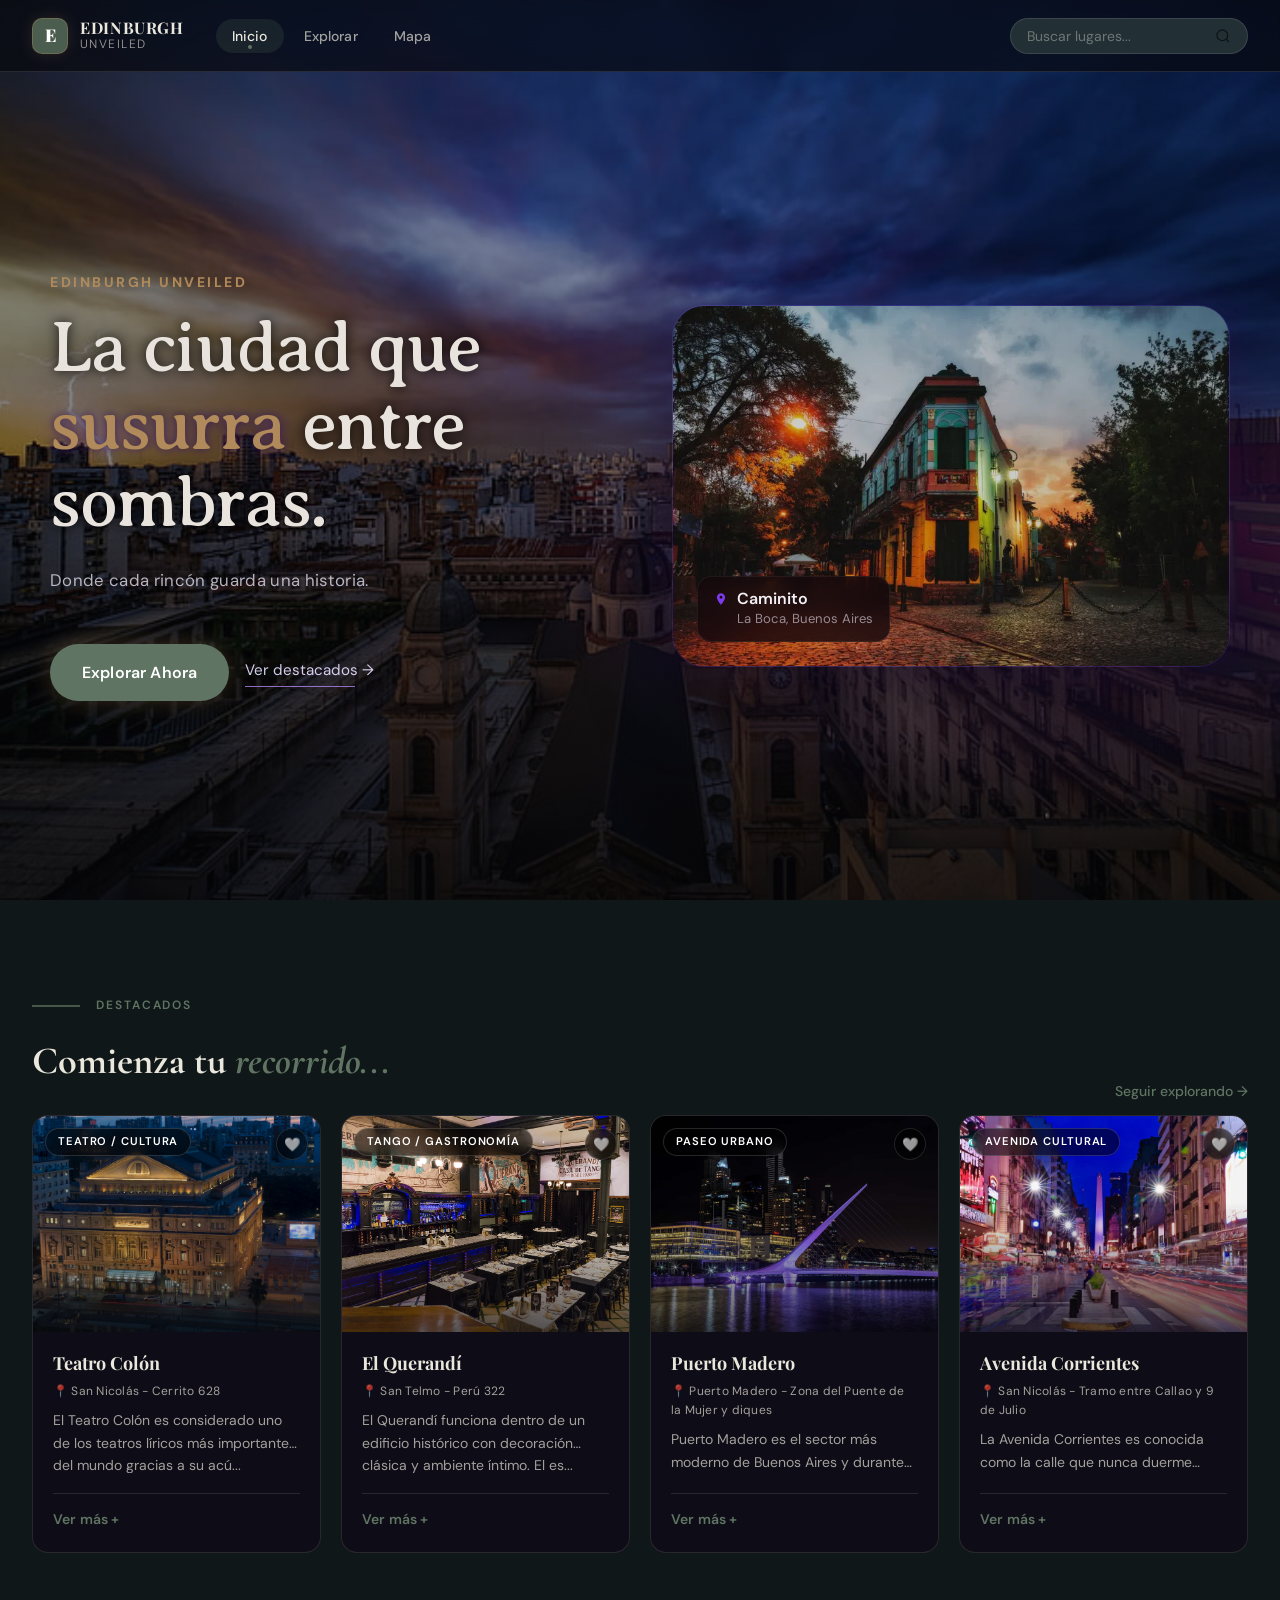
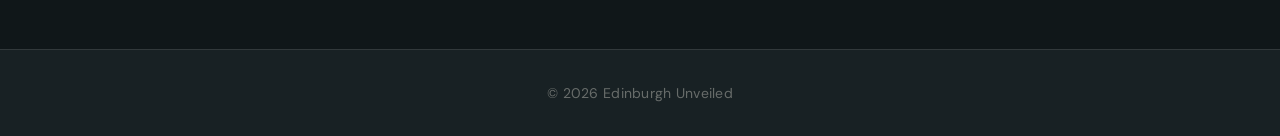
<file: index.html>
<!DOCTYPE html>
<html lang="es">
<head>
    <meta charset="UTF-8">
    <meta name="viewport" content="width=device-width, initial-scale=1.0">
    <title>Edinburgh Unveiled | Inicio</title>
    <link rel="stylesheet" href="./styles/global.css">
    <link rel="stylesheet" href="./styles/hero.css">
    <link rel="stylesheet" href="./styles/carousel.css">
    <link rel="stylesheet" href="./styles/modal.css">
    <link rel="icon" href="assets/favicon(2).svg" type="image/svg+xml">
</head>
<body>

  <!-- ===== HEADER / NAV PRINCIPAL ===== -->
  <header class="site-header">
    <a href="/" class="brand" aria-label="Ir al inicio — Edinburgh Unveiled">
      <span class="brand__icon" aria-hidden="true"></span>
      <span class="brand__name">
        <strong>Edinburgh</strong>
        <span>Unveiled</span>
      </span>
    </a>

    <!-- ===== Navegación principal ===== -->
    <nav class="main-nav" aria-label="Navegación principal">
      
      <ul class="main-nav__list">
        <li><a href="index.html" class="main-nav__link main-nav__link--active" aria-current="page">Inicio</a></li>
        <li><a href="pages/places.html" class="main-nav__link">Explorar</a></li>
        <li><a href="pages/map.html" class="main-nav__link">Mapa</a></li>
      </ul>
    </nav>

    <!-- ===== Barra de búsqueda ===== -->
    <form class="site-search" role="search" action="#" method="get">

      <label for="search-input" class="sr-only">Buscar lugares</label>
      <input
        id="search-input"
        type="search"
        name="q"
        class="site-search__input"
        placeholder="Buscar lugares..."
        autocomplete="off"
      />
      <button type="submit" class="site-search__btn" aria-label="Buscar">
        <span class="icon icon--search" aria-hidden="true"></span>
      </button>
    </form>
  </header>

  
  <main class="site-layout">
 
    <!-- ═══ HERO ═══ -->
    <section class="hero">
      <img class="hero__bg"
      src="./assets/images/hero-bg.jpg"
      alt=""
      aria-hidden="true"
      />
      <span class="hero__overlay hero__overlay--dark" aria-hidden="true"></span>
      <span class="hero__overlay hero__overlay--purple" aria-hidden="true"></span>
 
      <article class="hero__container">
        <header class="hero__content">
          <p class="hero__eyebrow">Edinburgh Unveiled</p>
          <h1 class="hero__title">
            La ciudad que <em class="hero__title-highlight">susurra</em> entre sombras. 
          </h1>
 
          <p class="hero__description">
             Donde cada rincón guarda una historia.
          </p>
 
          <nav class="hero__actions" aria-label="Acciones principales">
            <a href="/pages/places.html" class="hero__btn hero__btn--primary">
              Explorar Ahora
            </a>
            <a href="#lugares-destacados" class="hero__link">
              Ver destacados →
            </a>
          </nav>
        </header>

        <figure class="hero__visual">
          <img
            class="hero__card-image"
            src="./assets/images/caminito.jpg"
            alt="Vista nocturna de esquina emblemática de Caminito, La Boca, Buenos Aires">
          
          <figcaption class="hero__card-info">
            <svg class="hero__card-icon" xmlns="http://www.w3.org/2000/svg" viewBox="0 0 24 24" fill="currentColor" width="14" height="14" aria-hidden="true">
              <path d="M12 2C8.13 2 5 5.13 5 9c0 5.25 7 13 7 13s7-7.75 7-13c0-3.87-3.13-7-7-7zm0 9.5c-1.38 0-2.5-1.12-2.5-2.5s1.12-2.5 2.5-2.5 2.5 1.12 2.5 2.5-1.12 2.5-2.5 2.5z"/>
            </svg>
            <h2>
              Caminito
            </h2>
            <p> La Boca, Buenos Aires </p>
          </figcaption>

        </figure>
      </article>
    </section>
 
    <!-- ═══ FEATURED ═══ -->
    <section class="featured" id="lugares-destacados">
      <article class="featured__container">

        <header class="featured__eyebrow">
          <hr class="featured__eyebrow-line" aria-hidden="true" />
          <span class="featured__eyebrow-label">Destacados</span>
        </header>
 
        <header class="featured__heading">
          <h2 class="featured__title">
            Comienza tu  <em class="featured__title-highlight">recorrido...</em>
          </h2>
          <a class="featured__cta" href="/pages/places.html" role="button">Seguir explorando →</a>
        </header>
 
        <nav class="featured__carousel" aria-label="Carrusel de lugares">
          <button class="featured__carousel-btn featured__carousel-btn--prev" id="carousel-prev" aria-label="Anterior" disabled>
            <svg xmlns="http://www.w3.org/2000/svg" viewBox="0 0 24 24" fill="none" stroke="currentColor" stroke-width="2.5" width="18" height="18" aria-hidden="true"><polyline points="15 18 9 12 15 6"/></svg>
          </button>
          <div
              class="featured__grid"
              id="contenedor-cards-index"
            ></div>
          <button class="featured__carousel-btn featured__carousel-btn--next" id="carousel-next" aria-label="Siguiente">
            <svg xmlns="http://www.w3.org/2000/svg" viewBox="0 0 24 24" fill="none" stroke="currentColor" stroke-width="2.5" width="18" height="18" aria-hidden="true"><polyline points="9 18 15 12 9 6"/></svg>
          </button>
        </nav>
      </article>
    </section>
    
  </main>
  
    <div
      class="place-modal"
      id="placeModal"
      role="dialog"
      aria-modal="true"
      aria-hidden="true"
    >
      <div class="place-modal__content" id="placeModalContent"></div>
    </div>
  <!-- ===== FOOTER ===== -->
  <footer class="site-footer">
    <p class="site-footer__copy">
      &copy; <time datetime="2026">2026</time> Edinburgh Unveiled
    </p>
  </footer>

<script src="./scripts/places.js"></script>
<script src="./scripts/places-modal.js"></script>
<script src="./scripts/search-bar.js"></script>
</body>
</html>
</file>
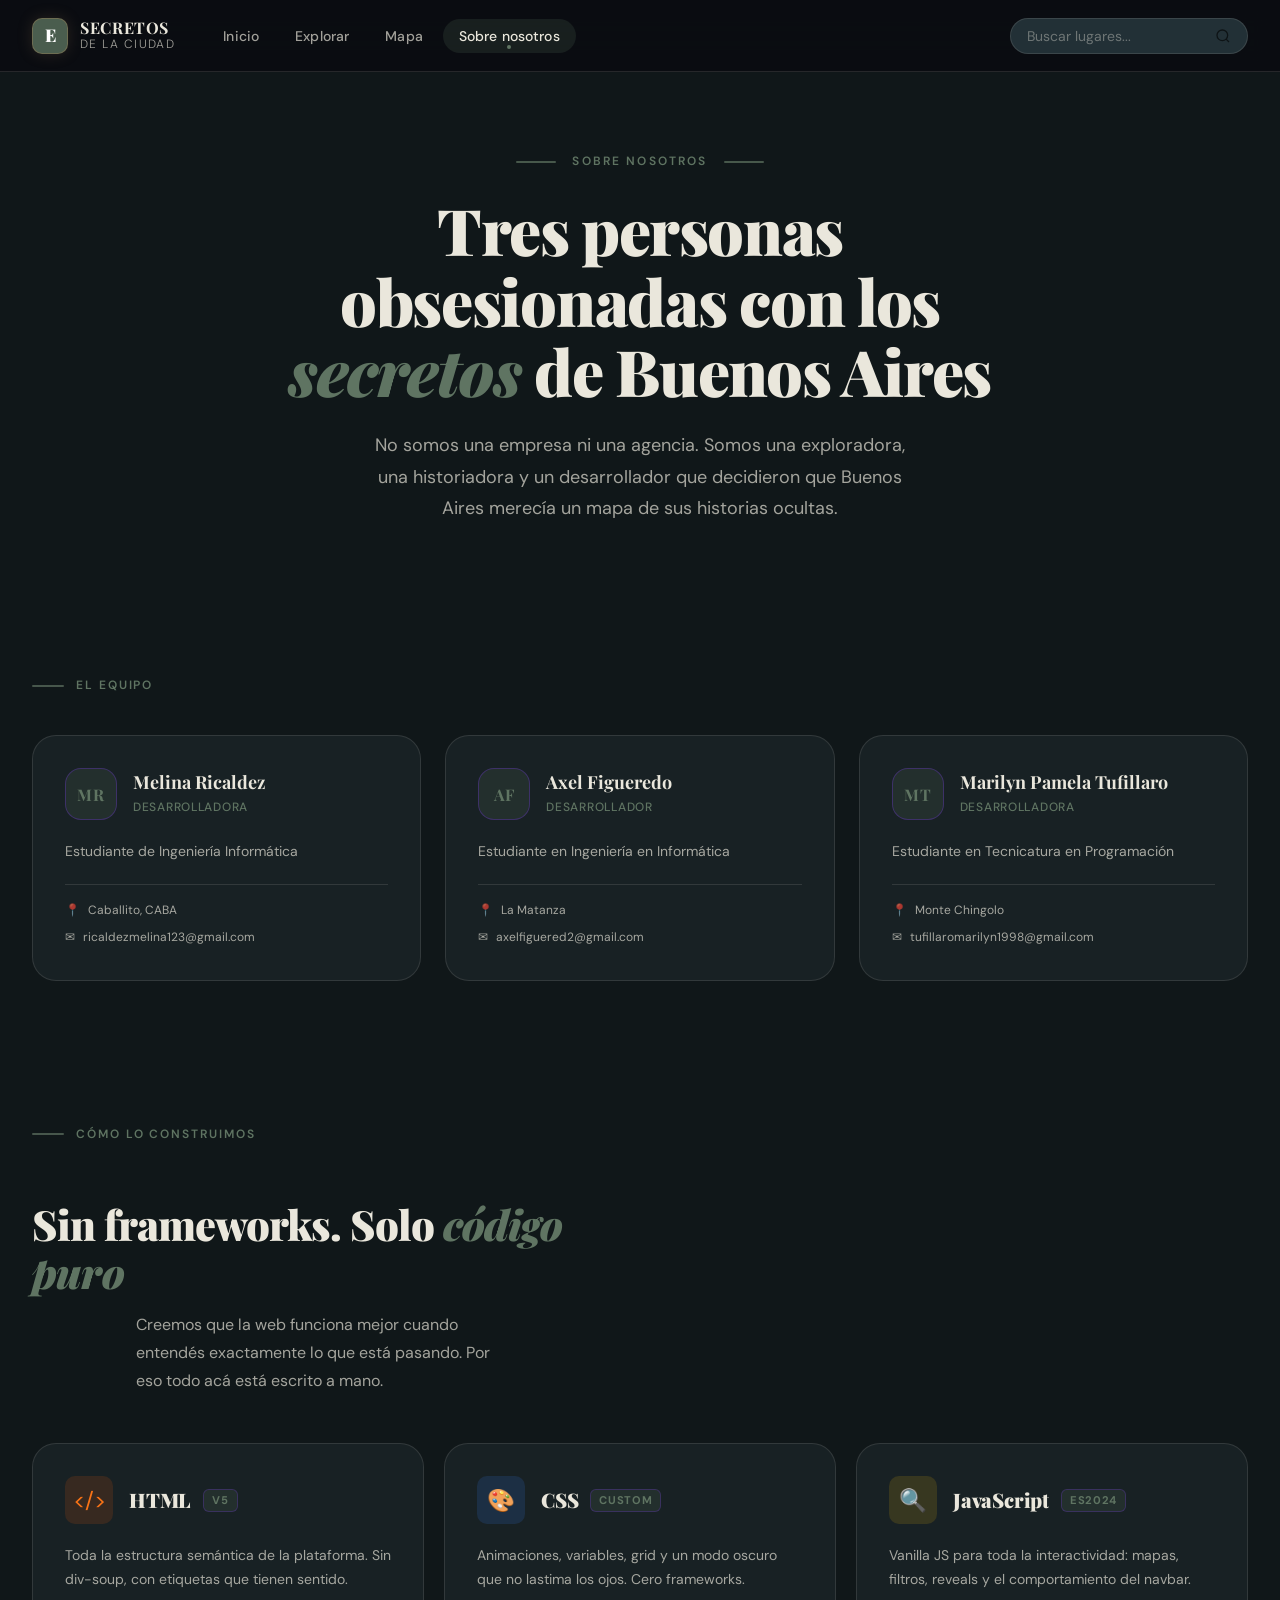
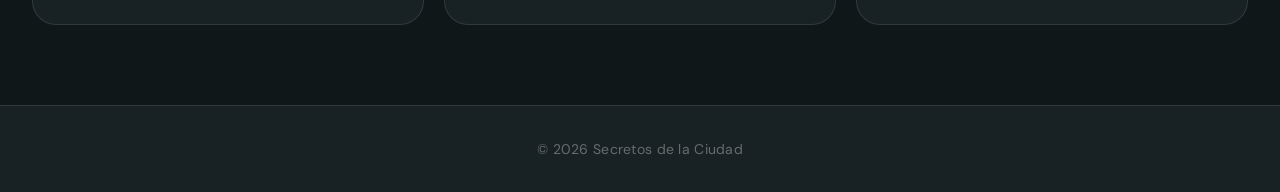
<file: pages/about.html>
<!DOCTYPE html>
<html lang="es">
<head>
    <meta charset="UTF-8">
    <meta name="viewport" content="width=device-width, initial-scale=1.0">
    <title>Secretos de la Ciudad | Sobre nosotros</title>
    <link rel="stylesheet" href="/styles/global.css">
    <link rel="stylesheet" href="/styles/about.css">
    <link rel="stylesheet" href="/styles/carousel.css">
    <link rel="icon" href="/assets/favicon(2).svg" type="image/svg+xml">
</head>
<body>

    <!-- ===== HEADER / NAV PRINCIPAL ===== -->
    <header class="site-header">
      <a href="/" class="brand" aria-label="Ir al inicio — Secretos de la Ciudad">
        <span class="brand__icon" aria-hidden="true"></span>
        <span class="brand__name">
          <strong>Secretos</strong>
          <span>de la Ciudad</span>
        </span>
      </a>

      <!-- ===== Navegación principal ===== -->
      <nav class="main-nav" aria-label="Navegación principal">
        <ul class="main-nav__list">
          <li><a href="../index.html" class="main-nav__link">Inicio</a></li>
          <li><a href="places.html" class="main-nav__link">Explorar</a></li>
          <li><a href="map.html" class="main-nav__link">Mapa</a></li>
          <li><a href="about.html" class="main-nav__link main-nav__link--active" aria-current="page">Sobre nosotros</a></li>
        </ul>
      </nav>

      <!-- ===== Barra de búsqueda ===== -->
      <form class="site-search" role="search" action="#" method="get">
        <label for="search-input" class="sr-only">Buscar lugares</label>
        <input
          id="search-input"
          type="search"
          name="q"
          class="site-search__input"
          placeholder="Buscar lugares..."
          autocomplete="off"
          aria-label="Buscar lugares"
        />
        <button type="submit" class="site-search__btn" aria-label="Buscar">
          <span class="icon icon--search" aria-hidden="true"></span>
        </button>
      </form>

    </header>

    <main class="site-layout">

        <!-- Section de sobre Nosotros -->
        <section class="about" aria-labelledby="about-title">

          <header class="about__header">
            <p class="about__eyebrow">Sobre nosotros</p>
            <h1 class="about__title" id="about-title">
              Tres personas obsesionadas con los
              <em class="about__title-highlight">secretos</em>
              de Buenos Aires
            </h1>
            <p class="about__description">
              No somos una empresa ni una agencia. Somos una exploradora, una
              historiadora y un desarrollador que decidieron que Buenos Aires
              merecía un mapa de sus historias ocultas.
            </p>
          </header>

        </section>

        <!-- Card de miembros del equipo -->
        <section class="team" aria-labelledby="team-title">

          <header class="team__header">
            <h2 class="team__eyebrow" id="team-title">El equipo</h2>
          </header>

          <ul class="team__list" aria-label="Miembros del equipo">

            <li class="team__item">
              <article class="team-card" aria-labelledby="member-1-name">

                <header class="team-card__header">
                  <span class="team-card__avatar" aria-hidden="true">MR</span>
                  <hgroup class="team-card__identity">
                    <h3 class="team-card__name" id="member-1-name">Melina Ricaldez</h3>
                    <p class="team-card__role">Desarrolladora</p>
                  </hgroup>
                </header>

                <p class="team-card__bio">
                  Estudiante de Ingeniería Informática
                </p>

                <footer class="team-card__footer">
                  <address class="team-card__contact">
                    <ul class="team-card__meta">
                      <li class="team-card__meta-item">
                        <span aria-hidden="true">&#128205;</span>
                        <span>Caballito, CABA</span>
                      </li>
                      <li class="team-card__meta-item">
                        <a href="mailto:ricaldezmelina123@gmail.com" class="team-card__email">
                          <span aria-hidden="true">&#9993;</span>
                          ricaldezmelina123@gmail.com
                        </a>
                      </li>
                    </ul>
                  </address>
                </footer>

              </article>
            </li>

            <li class="team__item">
              <article class="team-card" aria-labelledby="member-2-name">

                <header class="team-card__header">
                  <span class="team-card__avatar" aria-hidden="true">AF</span>
                  <hgroup class="team-card__identity">
                    <h3 class="team-card__name" id="member-2-name">Axel Figueredo</h3>
                    <p class="team-card__role">Desarrollador</p>
                  </hgroup>
                </header>

                <p class="team-card__bio">
                 Estudiante en Ingeniería en Informática
                </p>

                <footer class="team-card__footer">
                  <address class="team-card__contact">
                    <ul class="team-card__meta">
                      <li class="team-card__meta-item">
                        <span aria-hidden="true">&#128205;</span>
                        <span>La Matanza</span>
                      </li>
                      <li class="team-card__meta-item">
                        <a href="mailto:axelfiguered2@gmail.com" class="team-card__email">
                          <span aria-hidden="true">&#9993;</span>
                          axelfiguered2@gmail.com
                        </a>
                      </li>
                    </ul>
                  </address>
                </footer>

              </article>
            </li>

            <li class="team__item">
              <article class="team-card" aria-labelledby="member-3-name">

                <header class="team-card__header">
                  <span class="team-card__avatar" aria-hidden="true">MT</span>
                  <hgroup class="team-card__identity">
                    <h3 class="team-card__name" id="member-3-name">Marilyn Pamela Tufillaro</h3>
                    <p class="team-card__role">Desarrolladora</p>
                  </hgroup>
                </header>

                <p class="team-card__bio">
                  Estudiante en Tecnicatura en Programación
                </p>

                <footer class="team-card__footer">
                  <address class="team-card__contact">
                    <ul class="team-card__meta">
                      <li class="team-card__meta-item">
                        <span aria-hidden="true">&#128205;</span>
                        <span>Monte Chingolo</span>
                      </li>
                      <li class="team-card__meta-item">
                        <a href="mailto:tufillaromarilyn1998@gmail.com" class="team-card__email">
                          <span aria-hidden="true">&#9993;</span>
                          tufillaromarilyn1998@gmail.com
                        </a>
                      </li>
                    </ul>
                  </address>
                </footer>

              </article>
            </li>

          </ul>
        </section>

        <!-- Listado de tecnologías utilizadas -->
        <section class="tech-stack" aria-labelledby="tech-title">

          <header class="tech-stack__header">
            <p class="tech-stack__eyebrow">Cómo lo construimos</p>
            <hgroup class="tech-stack__heading">
              <h2 class="tech-stack__title" id="tech-title">
                Sin frameworks. Solo <em class="tech-stack__title-highlight">código puro</em>
              </h2>
              <p class="tech-stack__description">
                Creemos que la web funciona mejor cuando entendés exactamente lo que está pasando. Por eso todo acá está escrito a mano.
              </p>
            </hgroup>
          </header>

          <ul class="tech-stack__list" aria-label="Tecnologías utilizadas">

            <li class="tech-stack__item">
              <article class="tech-card" aria-labelledby="tech-1-name">
                <header class="tech-card__header">
                  <span class="tech-card__icon" aria-hidden="true">&#60;/&#62;</span>
                  <hgroup class="tech-card__identity">
                    <h3 class="tech-card__name" id="tech-1-name">HTML</h3>
                    <p class="tech-card__badge">
                      <abbr title="versión 5">v5</abbr>
                    </p>
                  </hgroup>
                </header>
                <p class="tech-card__description">
                  Toda la estructura semántica de la plataforma. Sin div-soup, con etiquetas que tienen sentido.
                </p>
              </article>
            </li>

            <li class="tech-stack__item">
              <article class="tech-card" aria-labelledby="tech-2-name">
                <header class="tech-card__header">
                  <span class="tech-card__icon" aria-hidden="true">&#127912;</span>
                  <hgroup class="tech-card__identity">
                    <h3 class="tech-card__name" id="tech-2-name">CSS</h3>
                    <p class="tech-card__badge">Custom</p>
                  </hgroup>
                </header>
                <p class="tech-card__description">
                  Animaciones, variables, grid y un modo oscuro que no lastima los ojos. Cero frameworks.
                </p>
              </article>
            </li>

            <li class="tech-stack__item">
              <article class="tech-card" aria-labelledby="tech-3-name">
                <header class="tech-card__header">
                  <span class="tech-card__icon" aria-hidden="true">&#128269;</span>
                  <hgroup class="tech-card__identity">
                    <h3 class="tech-card__name" id="tech-3-name">JavaScript</h3>
                    <p class="tech-card__badge">
                      <abbr title="ECMAScript 2024">ES2024</abbr>
                    </p>
                  </hgroup>
                </header>
                <p class="tech-card__description">
                  Vanilla JS para toda la interactividad: mapas, filtros, reveals y el comportamiento del navbar.
                </p>
              </article>
            </li>

          </ul>

        </section>

    </main>

    <!-- ===== FOOTER DEL SITIO ===== -->
    <footer class="site-footer">
      <p class="site-footer__copy">
        &copy; <time datetime="2026">2026</time> Secretos de la Ciudad
      </p>
    </footer>
    <script src="../scripts/search-bar.js"></script>
</body>
</html>
</file>
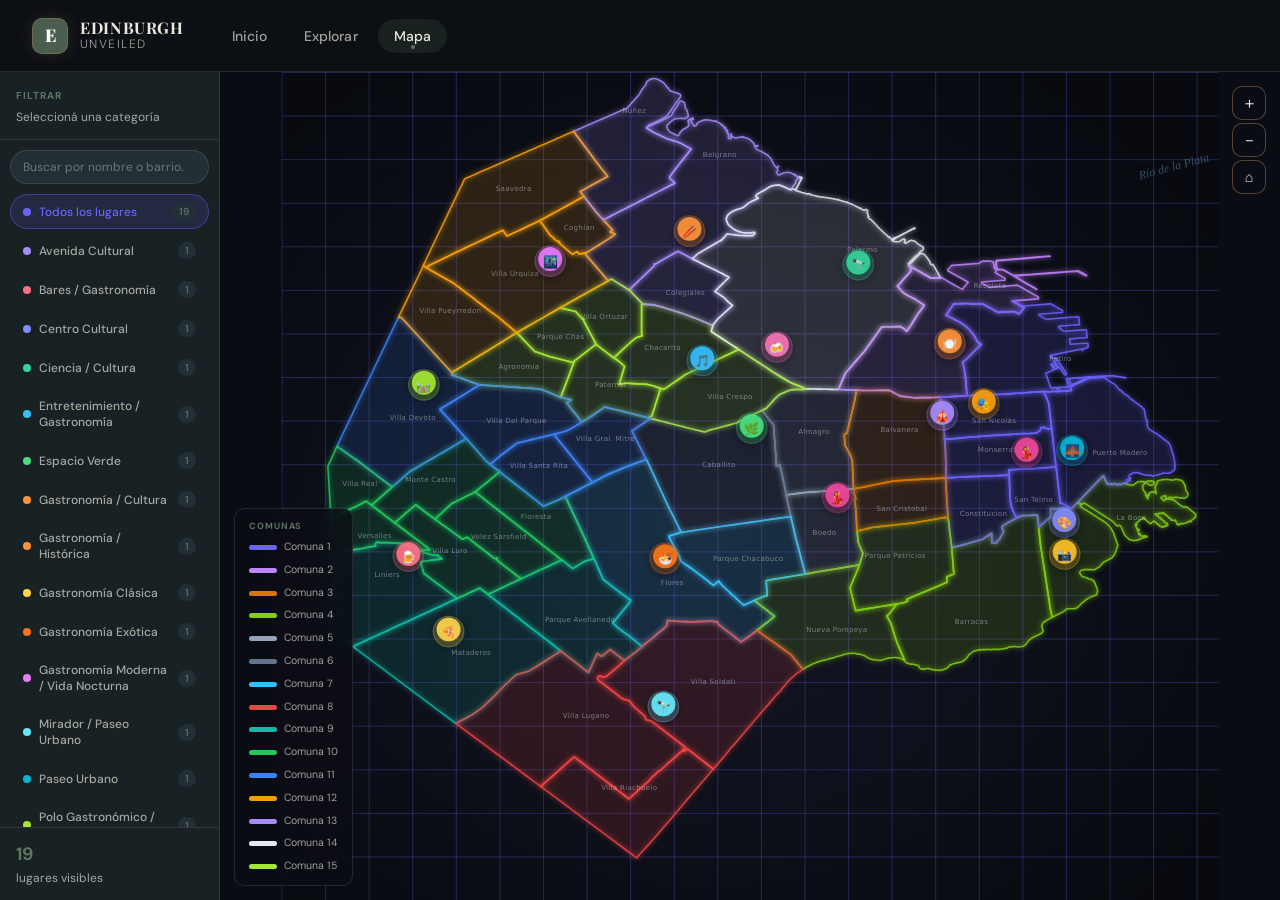
<file: pages/map.html>
<!DOCTYPE html>
<html lang="es">
<head>
<meta charset="UTF-8">
<meta name="viewport" content="width=device-width, initial-scale=1.0">
<title>Edinburgh Unveiled | Mapa</title>
<link rel="stylesheet" href="/styles/map.css">
<link rel="stylesheet" href="/styles/global.css">
<link rel="icon" href="/assets/favicon(2).svg" type="image/svg+xml">
</head>
<body>

<!-- ===== HEADER / NAV PRINCIPAL ===== -->
    <header class="site-header">
      <a href="/" class="brand" aria-label="Ir al inicio — Edinburgh Unveiled">
        <span class="brand__icon" aria-hidden="true"></span>
        <span class="brand__name">
          <strong>Edinburgh</strong>
          <span>Unveiled</span>
        </span>
      </a>

      <!-- ===== Navegación principal ===== -->
      <nav class="main-nav" aria-label="Navegación principal">
        <ul class="main-nav__list">
          <li><a href="../index.html" class="main-nav__link">Inicio</a></li>
          <li><a href="places.html" class="main-nav__link">Explorar</a></li>
          <li><a href="map.html" class="main-nav__link main-nav__link--active" aria-current="page">Mapa</a></li>
        </ul>
      </nav>


    </header>

<main id="main-content" aria-label="Explorador de lugares nocturnos de Buenos Aires">
  <h1 class="sr-only">
    Mapa interactivo de lugares secretos de Buenos Aires
  </h1>
  <div class="app">
 
    <!-- ===== SIDEBAR FILTROS ===== -->
    <!--
      <aside> es correcto aquí: es contenido complementario al mapa.
      El <nav> interno lista las categorías; sus ítems se inyectan
      como <ul><li><button> desde el JS para respetar la semántica de lista.
    -->
    <aside class="sidebar" aria-label="Filtros de categoría">
      <div class="sidebar__header">
        <p class="sidebar__title">Filtrar</p>
        <p class="sidebar__subtitle">Seleccioná una categoría</p>
      </div>
 
      <!--
        Buscador del mapa.
        id="search-input" es el que usa places2.js; vive aquí,
        dentro del <main>, separado del buscador del sitio en el header.
      -->
      <div class="sidebar__search">
        <label for="search-input" class="sr-only">Buscar lugares en el mapa</label>
        <input
          id="search-input"
          type="search"
          class="sidebar__search-input"
          placeholder="Buscar por nombre o barrio…"
          autocomplete="off"
          aria-label="Buscar lugares en el mapa"
          aria-controls="map-canvas"
        />
      </div>
 
      <!--
        <nav> con lista explícita.
        El JS (buildFilters) insertará: <ul> > <li> > <button>.
      -->
      <nav id="filter-nav" class="sidebar__filters" aria-label="Filtrar por categoría"></nav>
 
      <div class="sidebar__footer">
        <!--
          aria-live="polite": anuncia los cambios de cantidad
          a lectores de pantalla sin interrumpir.
          aria-atomic="true": lee el fragmento completo.
        -->
        <p class="sidebar__footer-count" aria-live="polite" aria-atomic="true">
          <strong id="place-count">0</strong>
          lugares visibles
        </p>
      </div>
    </aside>
    <!-- FIN SIDEBAR -->
 
    <!-- ===== MAPA ===== -->
    <!--
      role="region" + aria-label: identifica la zona del mapa
      como una región landmarks navegable por AT.
    -->
    <div class="map-wrap" role="region" aria-label="Mapa interactivo de Buenos Aires">
 
      <p class="map-hint">
        📍 Tocá un barrio o un marcador para ver información.
      </p>

      <!-- Estados de carga / error -->
      <div class="map-overlay" id="map-loading" role="status" aria-live="polite" aria-label="Cargando mapa">
        <div class="spinner" aria-hidden="true"></div>
        <span>Cargando mapa…</span>
      </div>
      <div class="map-overlay hidden" id="map-error" role="alert" aria-live="assertive">
        <span aria-hidden="true" style="font-size:32px">⚠️</span>
        <p>No se pudieron cargar los datos del mapa.</p>
      </div>
 
      <!--
        role="application": indica a los AT que este elemento
        gestiona su propia interacción de teclado (zoom, pan, etc.).
        aria-describedby: instrucciones de uso disponibles para AT.
      -->
      <div
        id="map-canvas"
        class="map-canvas"
        role="application"
        tabindex="0"
        aria-label="Mapa de Buenos Aires"
        aria-describedby="map-instructions"
      ></div>
 
      <!-- Instrucciones ocultas visualmente, disponibles para AT -->
      <p id="map-instructions" class="sr-only">
        Usá la rueda del mouse o los botones +/− para hacer zoom.
        Arrastrá para desplazarte. Doble clic para restablecer la vista.
        Presioná las teclas de flecha para desplazarte con el teclado.
        Presioná Enter o Espacio sobre un marcador para ver sus detalles.
      </p>
 
      <!--
        role="group" + aria-label: agrupa los botones de zoom
        como una unidad semántica para AT.
      -->
      <div class="zoom-controls" role="group" aria-label="Controles de zoom del mapa">
        <button class="zoom-btn" id="z-in"  type="button" title="Acercar" aria-label="Acercar mapa">+</button>
        <button class="zoom-btn" id="z-out" type="button" title="Alejar"  aria-label="Alejar mapa">−</button>
        <button class="zoom-btn reset" id="z-rst" type="button" title="Restablecer vista" aria-label="Restablecer vista del mapa">⌂</button>
      </div>
 
      <!-- Tooltip de barrio (decorativo, no necesita ser leído por AT) -->
      <div class="barrio-tooltip" id="barrio-tooltip" aria-hidden="true"></div>
 
      <!--
        Leyenda de comunas.
        El JS (buildLegend) insertará: <ul> > <li> con el swatch y texto.
      -->
      <div class="map-legend" id="map-legend" role="region" aria-label="Leyenda de comunas">
        <p class="map-legend__title" aria-hidden="true">Comunas</p>
      </div>
 
      <!-- ===== PANEL DE DETALLE ===== -->
      <!--
        role="dialog": comunica a los AT que es un diálogo modal.
        aria-modal="true": los AT no deben navegar fuera mientras esté abierto.
        aria-labelledby: título del diálogo (nombre del lugar seleccionado).
        aria-hidden="true" en estado cerrado: lo oculta completamente a los AT.
        El JS activa/desactiva aria-hidden y mueve el foco al abrirse/cerrarse.
      -->
      <aside
        class="detail-panel"
        id="detail-panel"
        role="dialog"
        aria-modal="true"
        aria-label="Detalle del lugar seleccionado"
        aria-labelledby="panel-name"
        aria-hidden="true"
      >
        <!-- Estado vacío (ningún lugar seleccionado) -->
        <div class="panel__empty" id="panel-empty">
          <span class="panel__empty-icon" aria-hidden="true">📍</span>
          <p>Hacé clic en un marcador o barrio para ver los detalles del lugar.</p>
        </div>
 
        <!-- Contenido del lugar seleccionado -->
        <div id="panel-content" style="display:none; flex-direction:column; height:100%">
 
          <button class="panel__close" id="panel-close" type="button" aria-label="Cerrar detalle del lugar">✕</button>
 
          <!-- Hero -->
          <div class="panel__hero" id="panel-hero">
            <span class="panel__hero-icon" id="panel-icon" aria-hidden="true"></span>
            <span class="panel__hero-barrio" id="panel-barrio-label"></span>
          </div>
 
          <!-- Cuerpo con scroll -->
          <div class="panel__body">
            <div class="anim-in">
 
              <p class="panel__cat" id="panel-cat"></p>
 
              <!-- h2: título del diálogo; referenciado por aria-labelledby -->
              <h2 class="panel__name" id="panel-name"></h2>
 
              <address class="panel__address">
                <svg xmlns="http://www.w3.org/2000/svg" viewBox="0 0 24 24" fill="currentColor" width="12" height="12" aria-hidden="true" focusable="false">
                  <path d="M12 2C8.13 2 5 5.13 5 9c0 5.25 7 13 7 13s7-7.75 7-13c0-3.87-3.13-7-7-7z"/>
                </svg>
                <span id="panel-addr-text"></span>
              </address>
 
              <p class="panel__desc" id="panel-desc"></p>
 
              <!-- Metadatos como lista de definición -->
              <dl class="panel__meta">
                <div class="meta-row">
                  <dt class="meta-row__label">
                    <svg xmlns="http://www.w3.org/2000/svg" viewBox="0 0 24 24" fill="none" stroke="currentColor" stroke-width="2" width="13" height="13" aria-hidden="true" focusable="false"><circle cx="12" cy="12" r="10"/><polyline points="12 6 12 12 16 14"/></svg>
                    Horario nocturno
                  </dt>
                  <dd class="meta-row__val" id="panel-horario"></dd>
                </div>
                <div class="meta-row">
                  <dt class="meta-row__label">
                    <svg xmlns="http://www.w3.org/2000/svg" viewBox="0 0 24 24" fill="none" stroke="currentColor" stroke-width="2" width="13" height="13" aria-hidden="true" focusable="false"><line x1="12" y1="1" x2="12" y2="23"/><path d="M17 5H9.5a3.5 3.5 0 0 0 0 7h5a3.5 3.5 0 0 1 0 7H6"/></svg>
                    Precio
                  </dt>
                  <dd class="meta-row__val" id="panel-precio"></dd>
                </div>
                <div class="meta-row">
                  <dt class="meta-row__label">
                    <svg xmlns="http://www.w3.org/2000/svg" viewBox="0 0 24 24" fill="none" stroke="currentColor" stroke-width="2" width="13" height="13" aria-hidden="true" focusable="false"><circle cx="12" cy="12" r="10"/><path d="M12 8v4l3 3"/></svg>
                    Accesibilidad
                  </dt>
                  <dd class="meta-row__val" id="panel-acc"></dd>
                </div>
              </dl>
 
              <h3 class="panel__section-title">Recomendaciones</h3>
              <ul class="recs-list" id="panel-recs"></ul>
 
              <h3 class="panel__section-title">Ideal para</h3>
              <ul class="tags-list" id="panel-tags"></ul>
 
            </div>
          </div><!-- /.panel__body -->
 
          <!-- Footer del panel -->
          <div class="panel__footer">
            <button class="btn-fav" id="btn-fav" type="button" aria-pressed="false">
              <span id="btn-fav-icon" aria-hidden="true">🤍</span>
              <span id="btn-fav-label">Agregar a favoritos</span>
            </button>
          </div>
 
        </div><!-- /#panel-content -->
      </aside>
      <!-- FIN PANEL DE DETALLE -->
 
    </div><!-- /.map-wrap -->
  </div><!-- /.app -->
 
</main>
<!-- ===== FOOTER ===== -->
  <footer class="site-footer">
    <p class="site-footer__copy">
      &copy; <time datetime="2026">2026</time> Edinburgh Unveiled
    </p>
  </footer>
<script src="../scripts/place-filters.js"></script>
<script src="../scripts/map.js"></script>
<script src="../scripts/map-panel.js"></script>
</body>
</html>
</file>
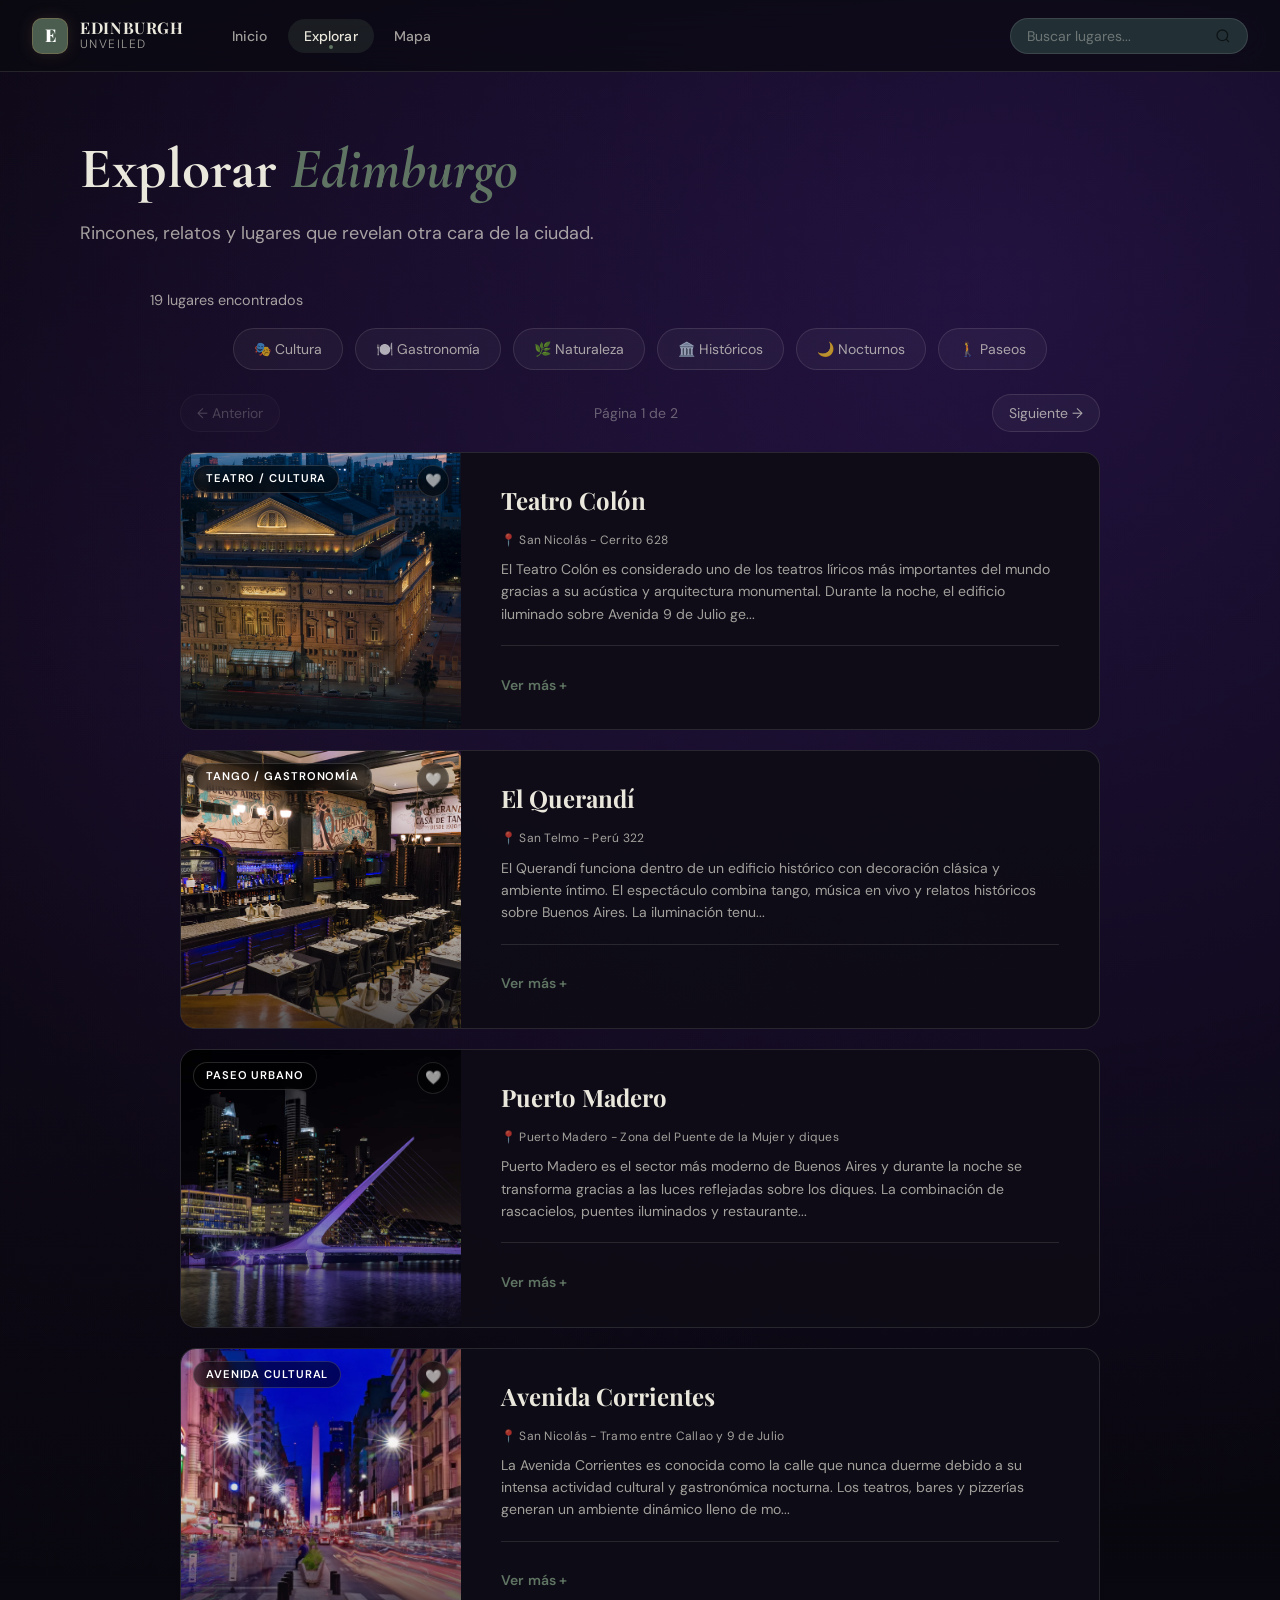
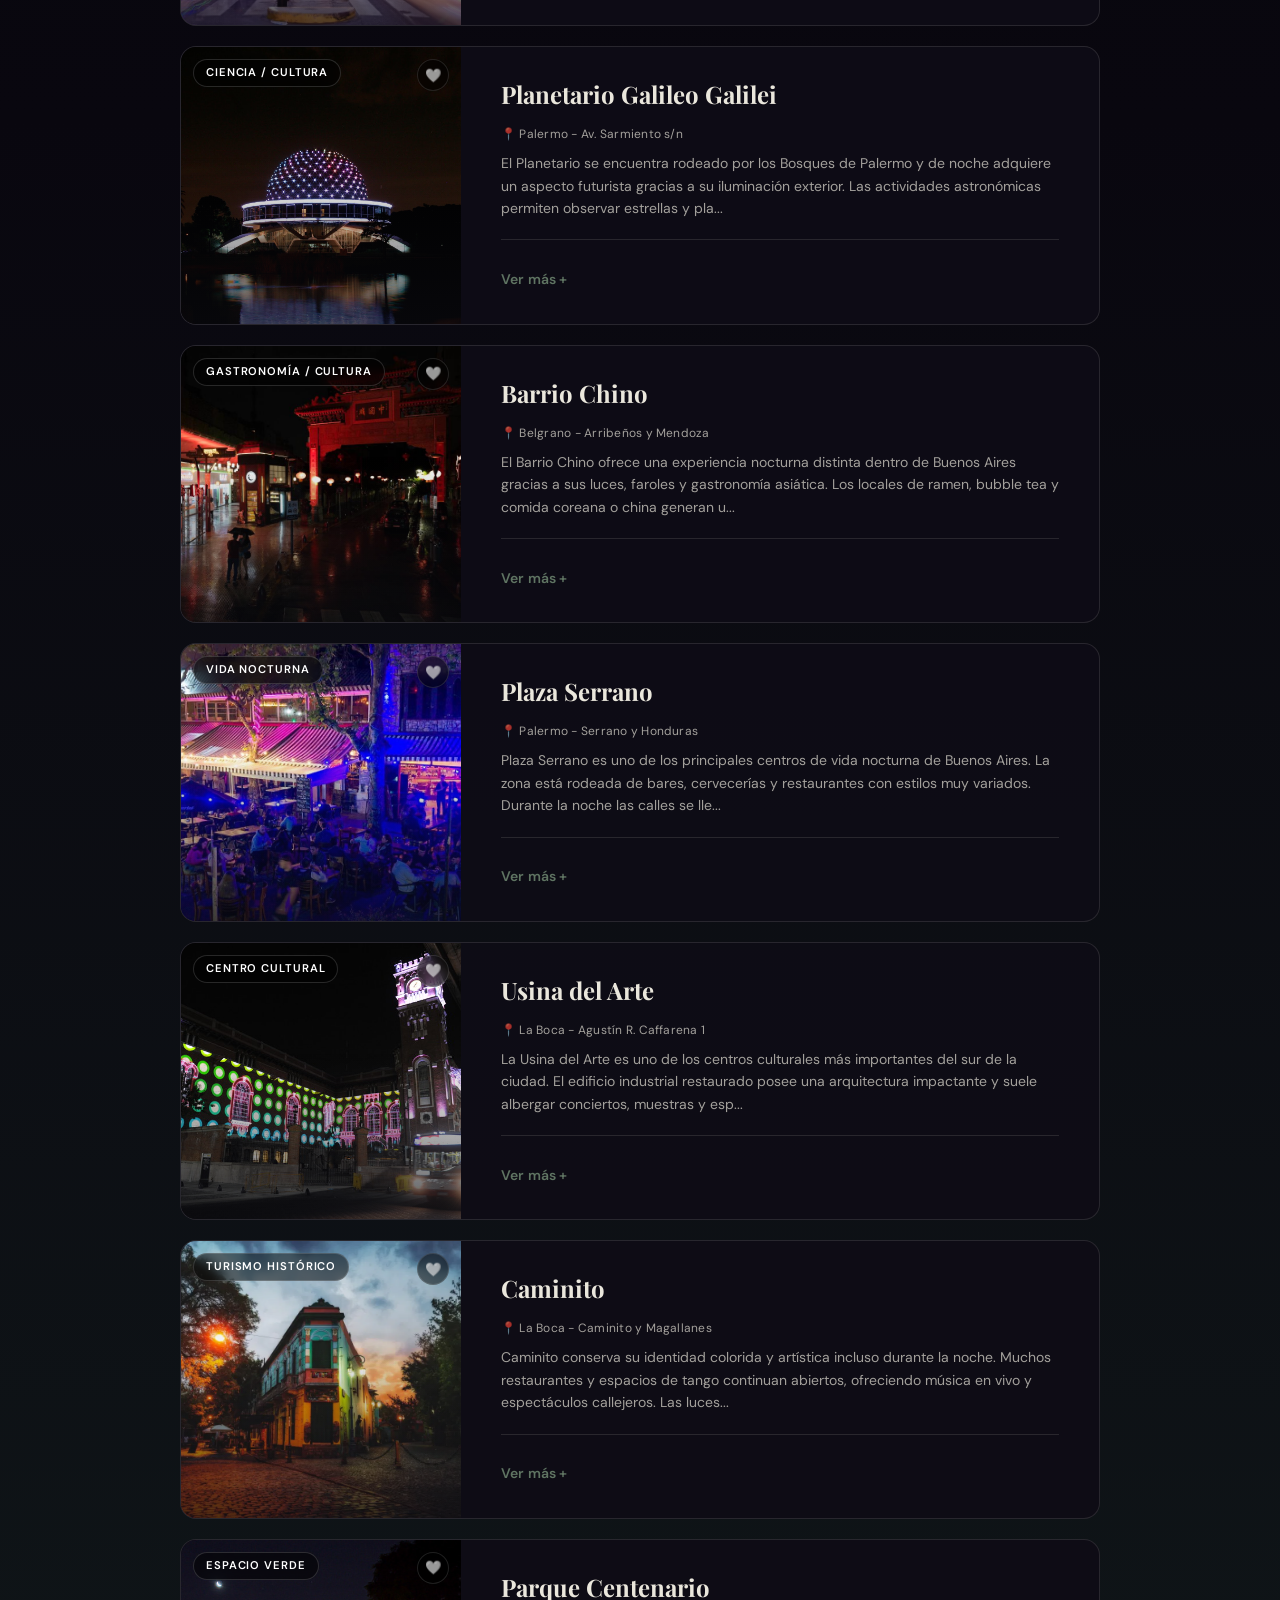
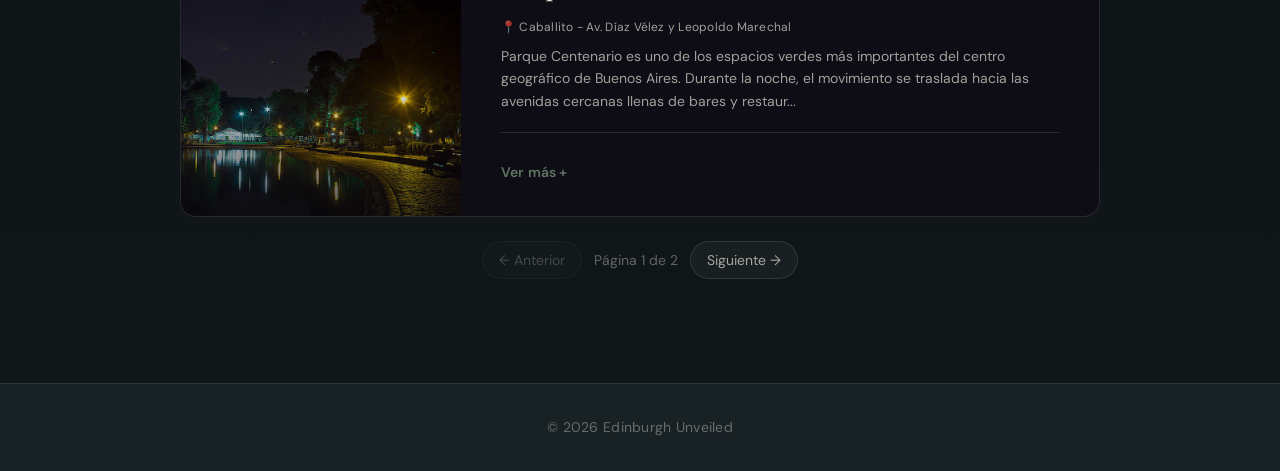
<file: pages/places.html>
<!DOCTYPE html>
<html lang="es">
<head>
    <meta charset="UTF-8">
    <meta name="viewport" content="width=device-width, initial-scale=1.0">
    <title>Edinburgh Unveiled | Explorar</title>
    <link rel="stylesheet" href="../styles/global.css">
    <link rel="stylesheet" href="../styles/carousel.css">
    <link rel="stylesheet" href="../styles/places.css">
    <link rel="stylesheet" href="../styles/modal.css">
    <link rel="icon" href="/assets/favicon(2).svg" type="image/svg+xml">
</head>
<body>

    <!-- ===== HEADER / NAV PRINCIPAL ===== -->
    <header class="site-header">
      <a href="/" class="brand" aria-label="Ir al inicio — Edinburgh Unveiled">
        <span class="brand__icon" aria-hidden="true"></span>
        <span class="brand__name">
          <strong>Edinburgh</strong>
          <span>Unveiled</span>
        </span>
      </a>

      <!-- ===== Navegación principal ===== -->
      <nav class="main-nav" aria-label="Navegación principal">
        <ul class="main-nav__list">
          <li><a href="../index.html" class="main-nav__link">Inicio</a></li>
          <li><a href="places.html" class="main-nav__link main-nav__link--active" aria-current="page">Explorar</a></li>
          <li><a href="map.html" class="main-nav__link">Mapa</a></li>
      </nav>

      <!-- ===== Barra de búsqueda ===== -->
      
      <form class="site-search" role="search" action="#" method="get">
        <label for="search-input" class="sr-only">Buscar lugares</label>
        <input
          id="search-input"
          type="search"
          name="q"
          class="site-search__input"
          placeholder="Buscar lugares..."
          autocomplete="off"
          aria-label="Buscar lugares"
        />
        <button type="submit" class="site-search__btn" aria-label="Buscar">
          <span class="icon icon--search" aria-hidden="true"></span>
        </button>
      </form>

    </header>

      <main class="site-layout places-page">

    <!-- Section de la lista de lugares para explorar -->
    <section class="places-explorer" aria-labelledby="explorar-titulo">
 
        <header class="places-explorer__header">
          <h1 class="places-explorer__title" id="explorar-titulo">
                  Explorar <span class="places-explorer__title-highlight">Edimburgo</span>
          </h1>
          <p class="places-explorer__subtitle">Rincones, relatos y lugares que revelan otra cara de la ciudad.</p>
        </header>

        <p class="places-explorer__count" id="placesCount" aria-live="polite">
          Buscando lugares...
        </p>
        <!-- Filtros -->
        <nav class="places-explorer__filters" aria-label="Filtrar por categoría">
          <ul class="filter-list" id="places-filter-list">
            <li class="filter-list__item">
            <button class="filter-list__link" href="#" data-filter="cultura">🎭 Cultura</button>
            </li>
            <li class="filter-list__item">
            <button class="filter-list__link" href="#" data-filter="gastronomia">🍽️ Gastronomía</button>
            </li>
            <li class="filter-list__item">
            <button class="filter-list__link" href="#" data-filter="naturaleza">🌿 Naturaleza</button>
            </li>
            <li class="filter-list__item">
            <button class="filter-list__link" href="#" data-filter="historicos">🏛️ Históricos</button>
            </li>
            <li class="filter-list__item">
            <button class="filter-list__link" href="#" data-filter="nocturnos">🌙 Nocturnos</button>
            </li>
            <li class="filter-list__item">
            <button class="filter-list__link" href="#" data-filter="paseos">🚶 Paseos</button>
            </li>
          </ul>
          <button class="filters-button" type="button" aria-label="Abrir filtros avanzados">
            &#9965; Filtros
          </button>
        </nav>

        <nav class="places-pagination places-pagination--top" aria-label="Paginación de lugares">
          <button class="places-pagination__btn" id="prevPageTop" type="button">← Anterior</button>
          <span class="places-pagination__status" id="pageStatusTop">Página 1 de 1</span>
          <button class="places-pagination__btn" id="nextPageTop" type="button">Siguiente →</button>
        </nav>
 
        <!-- Lista de lugares para explorar -->
        <ol id="contenedor-cards-places" class="place-list" aria-label="Lista de lugares"></ol>
        
        <nav class="places-pagination places-pagination--bottom" aria-label="Paginación de lugares">
          <button class="places-pagination__btn" id="prevPageBottom" type="button">← Anterior</button>
          <span class="places-pagination__status" id="pageStatusBottom">Página 1 de 1</span>
          <button class="places-pagination__btn" id="nextPageBottom" type="button">Siguiente →</button>
        </nav>
      </section>
    </main>

    <!-- ===== FOOTER DEL SITIO ===== -->
    <footer class="site-footer">
      <p class="site-footer__copy">
        &copy; <time datetime="2026">2026</time> Edinburgh Unveiled
      </p>
    </footer>
    <script src="../scripts/search-bar.js"></script>
    <script src="../scripts/place-filters.js"></script>
    <script src="../scripts/places-pagination.js"></script>
    <script src="../scripts/places-modal.js"></script>
    <script src="../scripts/places.js"></script>
    

    <div
      class="place-modal"
      id="placeModal"
      role="dialog"
      aria-modal="true"
      aria-hidden="true"
    >
      <div class="place-modal__content" id="placeModalContent"></div>
    </div>
</body>
</html>
</file>
<file: styles/global.css>
/* ────────────────────────────────────────────────────────────
   0. FUENTES
   ──────────────────────────────────────────────────────────── */
@import url('https://fonts.googleapis.com/css2?family=Playfair+Display:ital,wght@0,700;0,900;1,700&family=DM+Sans:wght@300;400;500;600&family=Special+Elite&family=Averia+Serif+Libre&family=Cormorant+Garamond:wght@400;500;600;700&family=Alegreya:wght@400;500;700&display=swap');

/* ────────────────────────────────────────────────────────────
   1. CUSTOM PROPERTIES (Design Tokens)
   ──────────────────────────────────────────────────────────── */
:root {
  /* Colores base */
  --color-bg: #101719;
  /* noche húmeda */
  --color-surface: #182124;
  /* piedra oscura */
  --color-surface-2: #223036;
  /* piedra húmeda */
  --color-border: rgba(234, 231, 220, 0.12);
  --color-border-strong: rgba(176, 138, 90, 0.45);

  /* Identidad Edinburgh Unveiled */
  --color-copper: #B08A5A;
  /* cobre envejecido */
  --color-copper-soft: rgba(176, 138, 90, 0.16);
  --color-copper-glow: rgba(176, 138, 90, 0.30);

  --color-moss: #4A5D4E;
  /* verde musgo */
  --color-moss-mid: #5F7462;
  --color-moss-soft: rgba(74, 93, 78, 0.24);

  --color-petrol: #2E3A3F;
  /* azul petróleo */
  --color-fog: #7FA6B8;
  /* niebla fría */

  /* Texto */
  --color-text: #EAE7DC;
  /* marfil */
  --color-text-muted: rgba(234, 231, 220, 0.68);
  --color-text-faint: rgba(234, 231, 220, 0.38);

  --color-white: #ffffff;

  /* Alias temporales para no romper CSS existente */
  --color-purple: var(--color-moss-mid);
  --color-purple-mid: var(--color-moss);
  --color-purple-glow: rgba(74, 93, 78, 0.35);
  --color-purple-soft: var(--color-moss-soft);

  /* Tipografía */
  --font-display: 'Playfair Display', Georgia, serif;
  --font-body: 'DM Sans', sans-serif;

  --text-xs: 0.75rem;
  --text-sm: 0.875rem;
  --text-base: 1rem;
  --text-lg: 1.125rem;
  --text-xl: 1.25rem;
  --text-2xl: 1.5rem;
  --text-3xl: 1.875rem;
  --text-4xl: 2.25rem;
  --text-5xl: 3rem;
  --text-6xl: 4rem;

  /* Espaciado */
  --space-1: 0.25rem;
  --space-2: 0.5rem;
  --space-3: 0.75rem;
  --space-4: 1rem;
  --space-5: 1.25rem;
  --space-6: 1.5rem;
  --space-8: 2rem;
  --space-10: 2.5rem;
  --space-12: 3rem;
  --space-16: 4rem;
  --space-20: 5rem;
  --space-24: 6rem;

  /* Bordes */
  --radius-sm: 6px;
  --radius-md: 10px;
  --radius-lg: 16px;
  --radius-xl: 24px;
  --radius-full: 9999px;

  /* Sombras */
  --shadow-sm: 0 1px 3px rgba(0, 0, 0, 0.45);
  --shadow-md: 0 4px 18px rgba(0, 0, 0, 0.55);
  --shadow-lg: 0 12px 36px rgba(0, 0, 0, 0.65);
  --shadow-purple: 0 0 24px var(--color-copper-glow);
  /* Transiciones */
  --transition-fast: 150ms ease;
  --transition-base: 250ms ease;
  --transition-slow: 400ms ease;

  /* Layout */
  --max-width: 1280px;
  --header-h: 72px;
}

/* ────────────────────────────────────────────────────────────
   2. RESET & BASE
   ──────────────────────────────────────────────────────────── */
*,
*::before,
*::after {
  box-sizing: border-box;
  margin: 0;
  padding: 0;
}

html {
  scroll-behavior: smooth;
  -webkit-font-smoothing: antialiased;
  -moz-osx-font-smoothing: grayscale;
}

body {
  background-color: var(--color-bg);
  color: var(--color-text);
  font-family: var(--font-body);
  font-size: var(--text-base);
  line-height: 1.6;
  min-height: 100vh;
}

img,
video,
svg {
  display: block;
  max-width: 100%;
}

a {
  color: inherit;
  text-decoration: none;
}

ul,
ol {
  list-style: none;
}

button {
  cursor: pointer;
  border: none;
  background: none;
  font-family: inherit;
  color: inherit;
}

address {
  font-style: normal;
}

/* Accesibilidad: ocultar visualmente pero mantener para lectores de pantalla */
.sr-only {
  position: absolute;
  width: 1px;
  height: 1px;
  padding: 0;
  overflow: hidden;
  clip: rect(0, 0, 0, 0);
  white-space: nowrap;
  border: 0;
}

/* ────────────────────────────────────────────────────────────
   3. LAYOUT COMPARTIDO
   ──────────────────────────────────────────────────────────── */
.site-layout {
  display: flex;
  flex-direction: column;
  gap: 0;
}

.container {
  width: 100%;
  max-width: var(--max-width);
  margin-inline: auto;
  padding-inline: var(--space-6);
}

/* ────────────────────────────────────────────────────────────
   4. SITE HEADER (compartido en todas las páginas)
   ──────────────────────────────────────────────────────────── */
.site-header {
  position: fixed;
  top: 0;
  left: 0;
  right: 0;
  z-index: 100;
  height: var(--header-h);
  display: flex;
  align-items: center;
  gap: var(--space-8);
  padding-inline: var(--space-8);
  background: rgba(10, 10, 15, 0.75);
  backdrop-filter: blur(18px) saturate(1.4);
  -webkit-backdrop-filter: blur(18px) saturate(1.4);
  border-bottom: 1px solid var(--color-border);
}

/* ── Brand / Logo ── */
.brand {
  display: flex;
  align-items: center;
  gap: var(--space-3);
  flex-shrink: 0;
  transition: opacity var(--transition-base);
}

.brand:hover {
  opacity: 0.85;
}

.brand__icon {
  width: 36px;
  height: 36px;
  border-radius: var(--radius-md);
  background: var(--color-moss);
  border: 1px solid rgba(176, 138, 90, 0.35);

  display: flex;
  align-items: center;
  justify-content: center;

  font-size: var(--text-lg);
  font-weight: 700;
  color: var(--color-white);
  font-family: var(--font-display);
  box-shadow: 0 0 16px rgba(176, 138, 90, 0.18);
  position: relative;
}

.brand__icon::after {
  content: 'E';
  position: absolute;
  font-family: var(--font-display);
  font-weight: 900;
  font-size: 1.1rem;
  color: white;
}

.brand__name {
  display: flex;
  flex-direction: column;
  line-height: 1.15;
}

.brand__name strong {
  font-family: var(--font-display);
  font-size: var(--text-base);
  font-weight: 700;
  color: var(--color-text);
  text-transform: uppercase;
  letter-spacing: 0.04em;
}

.brand__name span {
  font-size: var(--text-xs);
  font-weight: 300;
  color: var(--color-text-muted);
  letter-spacing: 0.12em;
  text-transform: uppercase;
}

/* ── Navegación principal ── */
.main-nav {
  flex: 1;
}

.main-nav__list {
  display: flex;
  align-items: center;
  gap: var(--space-1);
}

.main-nav__link {
  padding: var(--space-2) var(--space-4);
  border-radius: var(--radius-full);
  font-size: var(--text-sm);
  font-weight: 500;
  color: var(--color-text-muted);
  transition: color var(--transition-base), background var(--transition-base);
  letter-spacing: 0.01em;
}

.main-nav__link:hover {
  color: var(--color-text);
  background: var(--color-purple-soft);
}

.main-nav__link--active {
  color: var(--color-text);
  background: var(--color-purple-soft);
  position: relative;
}

.main-nav__link--active::after {
  content: '';
  position: absolute;
  bottom: 4px;
  left: 50%;
  transform: translateX(-50%);
  width: 4px;
  height: 4px;
  border-radius: 50%;
  background: var(--color-purple);
}

/* ── Barra de búsqueda ── */
.site-search {
  display: flex;
  align-items: center;
  gap: var(--space-2);
  background: var(--color-surface-2);
  border: 1px solid var(--color-border);
  border-radius: var(--radius-full);
  padding: var(--space-2) var(--space-4);
  transition: border-color var(--transition-base), box-shadow var(--transition-base);
  margin-left: auto;
}

.site-search:focus-within {
  border-color: var(--color-purple);
  box-shadow: 0 0 0 3px var(--color-purple-soft);
}

.site-search__input {
  background: none;
  border: none;
  outline: none;
  color: var(--color-text);
  font-family: var(--font-body);
  font-size: var(--text-sm);
  width: 180px;
}

.site-search__input::placeholder {
  color: var(--color-text-faint);
}

.site-search__btn {
  display: flex;
  align-items: center;
  color: var(--color-text-muted);
  transition: color var(--transition-base);
}

.site-search__btn:hover {
  color: var(--color-purple);
}

.icon--search::before {
  content: '';
  display: block;
  width: 16px;
  height: 16px;
  background-image: url("data:image/svg+xml,%3Csvg xmlns='http://www.w3.org/2000/svg' viewBox='0 0 24 24' fill='none' stroke='currentColor' stroke-width='2'%3E%3Ccircle cx='11' cy='11' r='8'/%3E%3Cpath d='m21 21-4.35-4.35'/%3E%3C/svg%3E");
  background-size: contain;
  background-repeat: no-repeat;
  opacity: 0.6;
}

/* ────────────────────────────────────────────────────────────
   5. SITE FOOTER (compartido en todas las páginas)
   ──────────────────────────────────────────────────────────── */
.site-footer {
  border-top: 1px solid var(--color-border);
  padding: var(--space-8) var(--space-8);
  display: flex;
  align-items: center;
  justify-content: center;
  background: var(--color-surface);
}

.site-footer__copy {
  font-size: var(--text-sm);
  color: var(--color-text-faint);
  letter-spacing: 0.02em;
}

/* ────────────────────────────────────────────────────────────
   9. UTILIDADES GENERALES
   ──────────────────────────────────────────────────────────── */

/* Divisor con degradado */
.divider {
  border: none;
  height: 1px;
  background: linear-gradient(to right, transparent, var(--color-border), transparent);
  margin: var(--space-16) 0;
}

/* Pill / tag genérico */
.pill {
  display: inline-flex;
  align-items: center;
  gap: var(--space-1);
  padding: var(--space-1) var(--space-3);
  border-radius: var(--radius-full);
  font-size: var(--text-xs);
  font-weight: 500;
  background: var(--color-purple-soft);
  color: var(--color-purple);
  border: 1px solid rgba(124, 58, 237, 0.25);
}

/* Botón primario genérico */
.btn-primary {
  display: inline-flex;
  align-items: center;
  gap: var(--space-2);
  padding: var(--space-3) var(--space-6);
  border-radius: var(--radius-full);
  background: var(--color-purple);
  color: var(--color-white);
  font-size: var(--text-sm);
  font-weight: 600;
  transition: background var(--transition-base), transform var(--transition-base), box-shadow var(--transition-base);
  box-shadow: var(--shadow-purple);
}

.btn-primary:hover {
  background: #8b44ff;
  transform: translateY(-1px);
  box-shadow: 0 0 28px rgba(124, 58, 237, 0.5);
}

/* Botón secundario genérico */
.btn-secondary {
  display: inline-flex;
  align-items: center;
  gap: var(--space-2);
  padding: var(--space-3) var(--space-6);
  border-radius: var(--radius-full);
  background: transparent;
  color: var(--color-text);
  font-size: var(--text-sm);
  font-weight: 600;
  border: 1px solid var(--color-border);
  transition: background var(--transition-base), border-color var(--transition-base);
}

.btn-secondary:hover {
  background: var(--color-surface-2);
  border-color: rgba(255, 255, 255, 0.18);
}

/* Sección genérica */
.section {
  padding-block: var(--space-24);
}

/* Page heading genérico para páginas interiores */
.page-header {
  padding-top: calc(var(--header-h) + var(--space-16));
  padding-bottom: var(--space-12);
  text-align: center;
}

.page-header__eyebrow {
  font-size: var(--text-xs);
  font-weight: 600;
  letter-spacing: 0.16em;
  text-transform: uppercase;
  color: var(--color-purple);
  margin-bottom: var(--space-3);
}

.page-header__title {
  font-family: var(--font-display);
  font-size: clamp(2rem, 5vw, 3.5rem);
  font-weight: 900;
  color: var(--color-text);
  line-height: 1.1;
}

.page-header__title em {
  font-style: italic;
  color: var(--color-purple);
}

.page-header__desc {
  margin-top: var(--space-4);
  font-size: var(--text-lg);
  color: var(--color-text-muted);
  max-width: 560px;
  margin-inline: auto;
  line-height: 1.7;
}

/* ────────────────────────────────────────────────────────────
   10. SCROLLBAR PERSONALIZADA
   ──────────────────────────────────────────────────────────── */
::-webkit-scrollbar {
  width: 6px;
}

::-webkit-scrollbar-track {
  background: var(--color-bg);
}

::-webkit-scrollbar-thumb {
  background: rgba(124, 58, 237, 0.4);
  border-radius: 3px;
}

::-webkit-scrollbar-thumb:hover {
  background: var(--color-purple);
}


/* ────────────────────────────────────────────────────────────
   MEDIA QUERIES (responsive)
   ──────────────────────────────────────────────────────────── */
@media (max-width: 768px) {
  :root {
    --header-h: 60px;
  }

  .site-header {
    height: auto;
    min-height: var(--header-h);
    padding: 0.75rem 1rem;
    gap: 0.75rem;
  }

  .brand__name {
    display: none;
  }

  .main-nav {
    overflow-x: auto;
    scrollbar-width: none;
  }

  .main-nav::-webkit-scrollbar {
    display: none;
  }

  .main-nav__list {
    gap: 0;
    min-width: max-content;
  }

  .main-nav__link {
    padding: var(--space-2) var(--space-3);
    font-size: var(--text-xs);
    white-space: nowrap;
  }

  .site-search {
    display: none;
  }
}
</file>
<file: styles/hero.css>
.hero {
  position: relative;
  min-height: 100vh;
  display: flex;
  align-items: center;
  overflow: hidden;
  padding: calc(var(--header-h) + 8rem) 2rem 5rem;
  background:
    radial-gradient(circle at 78% 35%, rgba(124, 58, 237, 0.18), transparent 28%),
    linear-gradient(135deg, #050508 0%, #0b0914 48%, #170a24 100%);
}

/* Imagen de fondo */
.hero__bg {
  position: absolute;
  inset: 0;
  width: 100%;
  height: 100%;
  object-fit: cover;
  object-position: center;
  z-index: 0;
}

/* Overlays */
.hero__overlay {
  position: absolute;
  inset: 0;
  z-index: 1;
  pointer-events: none;
}

.hero__overlay--dark {
  background: linear-gradient(
    to bottom,
    rgba(5, 5, 8, 0.25) 0%,
    rgba(5, 5, 8, 0.48) 45%,
    rgba(5, 5, 8, 0.72) 100%
  );
}

.hero__overlay--purple {
  background: radial-gradient(
    ellipse 70% 50% at 85% 60%,
    rgba(124, 58, 237, 0.22) 0%,
    transparent 65%
  );
}

/* Contenedor del hero */
.hero__container {
  position: relative;
  z-index: 2;
  width: 100%;
  max-width: 1180px;
  margin: 0 auto;
  display: grid;
  grid-template-columns: 1fr 1fr;
  align-items: center;
  gap: 4rem;
  transform: translateY(-1.5rem);
}

.hero__eyebrow {
  margin-bottom: var(--space-4);
  color: var(--color-copper);
  font-size: var(--text-sm);
  font-weight: 700;
  letter-spacing: 0.18em;
  text-transform: uppercase;
}

.hero__visual {
  position: relative;
  width: 100%;
  max-width: 640px;
  justify-self: end;
  border-radius: 2rem;
  overflow: hidden;
  border: 1px solid rgba(124, 58, 237, 0.22);
  box-shadow:
    0 20px 80px rgba(0,0,0,0.55),
    0 0 40px rgba(124, 58, 237, 0.12);
}

.hero__card-image {
  width: 100%;
  height: 360px;
  object-fit: cover;
  object-position: center;
  transform: scale(1.12);
  display: block;
  filter:
    brightness(0.82)
    saturate(0.9)
    contrast(1.05);
}

.hero__card-info {
  position: absolute;
  left: 1.5rem;
  bottom: 1.5rem;

  display: grid;
  grid-template-columns: 14px auto;
  column-gap: 0.55rem;
  row-gap: 0.15rem;

  padding: 0.85rem 1rem;
  border-radius: 0.9rem;
  background: rgba(20, 8, 12, 0.78);
  backdrop-filter: blur(10px);
  border: 1px solid rgba(255,255,255,0.06);
}

.hero__card-icon {
  grid-column: 1;
  grid-row: 1;
  width: 14px;
  height: 14px;
  align-self: center;
  color: #7c3aed;
}

.hero__card-info h2 {
  grid-column: 2;
  margin: 0;
  font-size: 1rem;
  font-weight: 600;
  line-height: 1.1;
  color: #f3f0f7;
}

.hero__card-info p {
  grid-column: 2;
  margin: 0;
  font-size: 0.82rem;
  line-height: 1.3;
  color: rgba(220,215,230,0.62);
}

/* Badge de ubicación */
.hero__badge {
  display: inline-flex;
  align-items: center;
  gap: var(--space-2);
  padding: var(--space-2) var(--space-4);
  background: rgba(255, 255, 255, 0.08);
  border: 1px solid rgba(255, 255, 255, 0.15);
  border-radius: var(--radius-full);
  backdrop-filter: blur(8px);
  margin-bottom: var(--space-6);
}

.hero__badge-icon {
  display: flex;
  color: var(--color-purple);
  margin: 0;
}

.hero__badge-text {
  font-size: var(--text-xs);
  font-weight: 500;
  letter-spacing: 0.08em;
  text-transform: uppercase;
  color: var(--color-text-muted);
}

/* Título hero */
.hero__content {
  max-width: 560px;
  display: flex;
  flex-direction: column;
  align-items: flex-start;
}

.hero__title {
  font-family: "Averia Serif Libre", serif;
  font-size: clamp(2.8rem, 5.5vw, 4.8rem);
  font-weight: 500;
  line-height: 1.1;
  letter-spacing: -0.02em;
  color: #e8e3dc;
  text-shadow: 
    0 0 12px rgba(0,0,0,0.78),
    0 0 30px rgba(0,0,0,0.45);
  filter: none;
}

.hero__title-highlight {
  color: var(--color-copper);
  font-style: normal;
  text-shadow:  
    0 0 10px rgba(111, 53, 181, 0.45),
    0 0 22px rgba(111, 53, 181, 0.18),
    0 0 8px rgba(0,0,0,0.6);
}

/* Descripción hero */
.hero__description {
  font-size: 1.05rem;
  color: rgba(220, 215, 230, 0.82);
  max-width: 430px;
  line-height: 1.8;
  margin-top: 1.5rem;
  margin-bottom: 3rem;
  letter-spacing: 0.02em;
}


/* Botones hero */
.hero__actions {
  display: flex;
  align-items: center;
  gap: var(--space-4);
  flex-wrap: wrap;
  justify-content: flex-start;
}

.hero__btn {
  display: inline-flex;
  align-items: center;
  gap: var(--space-2);
  padding: var(--space-4) var(--space-8);
  border-radius: var(--radius-full);
  font-size: var(--text-base);
  font-weight: 600;
  letter-spacing: 0.01em;
  transition: transform var(--transition-base), box-shadow var(--transition-base), background var(--transition-base);
}
.hero__btn:hover { transform: translateY(-2px); }
.hero__btn:active { transform: translateY(0); }

.hero__btn--primary {
  background: var(--color-purple);
  color: var(--color-white);
  box-shadow: var(--shadow-purple), var(--shadow-md);
}
.hero__btn--primary:hover {
  background: #8b44ff;
  box-shadow: 0 0 32px rgba(124, 58, 237, 0.55), var(--shadow-lg);
}

.hero__link {
  position: relative;

  color: rgba(230, 220, 255, 0.92);

  font-size: 0.95rem;
  font-weight: 400;

  text-decoration: none;

  padding-bottom: 0.35rem;

  transition:
    color 0.25s ease,
    transform 0.25s ease;
}

.hero__link::after {
  content: "";

  position: absolute;
  left: 0;
  bottom: 0;

  width: 85%;
  height: 1px;

  background: rgba(190, 140, 255, 0.75);

  transform-origin: left;

  transition:
    transform 0.25s ease,
    opacity 0.25s ease;
}

.hero__link:hover {
  color: white;
  transform: translateX(3px);
}

.hero__link:hover::after {
  transform: scaleX(1.05);
  opacity: 1;
}

/* ────────────────────────────────────────────────────────────
   ANIMACIONES
   ──────────────────────────────────────────────────────────── */
@keyframes fadeInUp {
  from { opacity: 0; transform: translateY(20px); }
  to   { opacity: 1; transform: translateY(0); }
}
@keyframes fadeIn {
  from { opacity: 0; }
  to   { opacity: 1; }
}

/* Aplicación de animaciones */
.hero__badge    { animation: fadeIn    0.6s ease both; }
.hero__title    { animation: fadeInUp  0.7s ease 0.15s both; }
.hero__description { animation: fadeInUp 0.7s ease 0.25s both; }
.hero__actions  { animation: fadeInUp  0.7s ease 0.35s both; }

/* ────────────────────────────────────────────────────────────
   RESPONSIVE
   ──────────────────────────────────────────────────────────── */
@media (max-width: 768px) {
  .hero {
    min-height: 100vh;
    padding: 9rem 1.25rem 5rem;
  }

  .hero__container {
    min-height: calc(100vh - var(--header-h) - 11rem);
    grid-template-columns: 1fr;
    place-items: center;
    transform: none;
  }

  .hero__content {
    align-items: center;
    margin-inline: auto;
  }

  .hero__title {
    text-align: center;
    max-width: 12ch;
  }

  .hero__description {
    text-align: center;
    margin-inline: auto;
  }

  .hero__actions {
    justify-content: center;
    gap: 0.75rem;
  }

  .hero__visual {
    display: none;
  }

  .hero__btn {
    padding: 0.9rem 1.6rem;
    font-size: 0.95rem;
  }

  .hero__link {
    font-size: 0.9rem;
  }
}
</file>
<file: styles/carousel.css>
.featured {
  padding: var(--space-24) 0;
  background: var(--color-bg);
}

.featured__container {
  max-width: var(--max-width);
  margin-inline: auto;
  padding-inline: var(--space-8);
}

/* Eyebrow */
.featured__eyebrow {
  display: flex;
  align-items: center;
  gap: var(--space-4);
  margin-bottom: var(--space-6);
}
.featured__eyebrow-line {
  flex: 1;
  max-width: 48px;
  border: none;
  border-top: 2px solid var(--color-purple);
  opacity: 0.7;
}
.featured__eyebrow-label {
  font-size: var(--text-xs);
  font-weight: 600;
  letter-spacing: 0.16em;
  text-transform: uppercase;
  color: var(--color-purple);
}

/* Encabezado */
.featured__heading {
  display: flex;
  align-items: flex-end;
  justify-content: space-between;
  gap: var(--space-6);
  margin-bottom: var(--space-8);
  flex-wrap: wrap;
}

.featured__title {
  font-family: "Cormorant Garamond", serif;
  font-size: clamp(1.6rem, 3vw, 2.4rem);
  font-weight: 700;
  line-height: 1.15;
  color: var(--color-text);
  max-width: 540px;
}
.featured__title-highlight {
  font-style: italic;
  color: var(--color-purple);
}

.featured__cta {
  font-size: var(--text-sm);
  font-weight: 500;
  color: var(--color-purple);
  white-space: nowrap;
  padding-bottom: var(--space-1);
  border-bottom: 1px solid transparent;
  transition: border-color var(--transition-base), opacity var(--transition-base);
  transform: translateY(1.5rem);
}

.featured__cta:hover {
  border-color: var(--color-purple);
  opacity: 0.85;
}

/* Carrusel */
.featured__carousel {
  position: relative;
  display: flex;
  align-items: center;
  gap: var(--space-4);
}

.featured__carousel-track {
  overflow: hidden;
  flex: 1;
}

.featured__grid {
  display: grid;
  grid-template-columns: repeat(4, 1fr);
  gap: var(--space-5);
  transition: transform var(--transition-slow);
}

/* Botones carrusel */
.featured__carousel-btn {
  flex-shrink: 0;
  width: 40px;
  height: 40px;
  border-radius: 50%;
  background: var(--color-surface-2);
  border: 1px solid var(--color-border);
  display: none;
  align-items: center;
  justify-content: center;
  color: var(--color-text-muted);
  transition: background var(--transition-base), color var(--transition-base), border-color var(--transition-base);
}
.featured__carousel-btn:hover:not(:disabled) {
  background: var(--color-purple-soft);
  border-color: var(--color-purple);
  color: var(--color-purple);
}
.featured__carousel-btn:disabled {
  opacity: 0.3;
  cursor: not-allowed;
}

/* ────────────────────────────────────────────────────────────
   8. CARDS (compartidas)
   ──────────────────────────────────────────────────────────── */
.card {
  border-radius: var(--radius-lg);
  overflow: hidden;
  background: rgba(15, 13, 22, 0.92);
  border: 1px solid var(--color-border);
  transition: transform var(--transition-base), box-shadow var(--transition-base), border-color var(--transition-base);
}
.card:hover {
  transform: translateY(-6px);
  box-shadow: 
    var(--shadow-lg), 
    0 0 0 1px rgba(124, 58, 237, 0.2),
    0 0 28px rgba(124, 58, 237, 0.15);
  border-color: rgba(124, 58, 237, 0.3);
}

.card__inner {
  display: flex;
  flex-direction: column;
  height: 100%;
}

/* Media / imagen de la card */
.card__media {
  position: relative;
  aspect-ratio: 4 / 3;
  background: var(--color-surface-2);
  overflow: hidden;
  margin: 0;
  /* Placeholder cuando no hay imagen */
  background-image: linear-gradient(
    135deg,
    rgba(124, 58, 237, 0.15) 0%,
    rgba(10, 10, 15, 0.8) 100%
  );
}
.card__img {
  width: 100%;
  height: 100%;
  object-fit: cover;
  transition: transform var(--transition-slow);
}
.card:hover .card__img { transform: scale(1.06); }

/* Degradado sobre la imagen */
.card__gradient {
  position: absolute;
  inset: 0;
  background: linear-gradient(
    to top,
    rgba(10, 10, 15, 0.7) 0%,
    transparent 60%
  );
  pointer-events: none;
}

/* Badge de categoría */
.card__badge {
  position: absolute;
  top: var(--space-3);
  left: var(--space-3);
  padding: var(--space-1) var(--space-3);
  border-radius: var(--radius-full);
  font-size: 0.7rem;
  font-weight: 600;
  letter-spacing: 0.08em;
  text-transform: uppercase;
  color: var(--color-white);
  background: rgba(0, 0, 0, 0.5);
  backdrop-filter: blur(6px);
  border: 1px solid rgba(255, 255, 255, 0.15);
}

/* Variantes de badge */
.card__badge--historico    { background: rgba(234, 88,  12, 0.75); border-color: rgba(234, 88, 12, 0.4); }
.card__badge--arte-urbano  { background: rgba(16, 185, 129, 0.75); border-color: rgba(16, 185, 129, 0.4); }
.card__badge--arquitectura { background: rgba(59, 130, 246, 0.75); border-color: rgba(59, 130, 246, 0.4); }
.card__badge--cultura      { background: rgba(124, 58, 237, 0.75); border-color: rgba(124, 58, 237, 0.4); }
.card__badge--naturaleza   { background: rgba(5, 150,  105, 0.75); border-color: rgba(5, 150, 105, 0.4); }
.card__badge--gastronomia  { background: rgba(245, 158, 11, 0.75); border-color: rgba(245, 158, 11, 0.4); }
.card__badge--misterio     { background: rgba(139, 92, 246, 0.75); border-color: rgba(139, 92, 246, 0.4); }

/* Botón bookmark */
.card__bookmark {
  position: absolute;
  top: var(--space-3);
  right: var(--space-3);
  width: 32px;
  height: 32px;
  border-radius: 50%;
  background: rgba(0, 0, 0, 0.5);
  backdrop-filter: blur(6px);
  border: 1px solid rgba(255, 255, 255, 0.12);
  display: flex;
  align-items: center;
  justify-content: center;
  color: var(--color-text-muted);
  transition: color var(--transition-base), background var(--transition-base);
}
.card__bookmark:hover,
.card__bookmark--saved {
  color: var(--color-purple);
  background: var(--color-purple-soft);
}
.card__bookmark-icon { display: block; }

/* Cuerpo de la card */
.card__body {
  padding: var(--space-5);
  display: flex;
  flex-direction: column;
  gap: var(--space-2);
  flex: 1;
}
.card__title {
  font-family: var(--font-display);
  font-size: var(--text-lg);
  font-weight: 700;
  color: var(--color-text);
  line-height: 1.25;
}
.card__location {
  display: flex;
  align-items: center;
  gap: var(--space-1);
}
.card__location-icon { color: var(--color-purple); flex-shrink: 0; }
.card__location-text {
  font-size: var(--text-xs);
  color: var(--color-text-muted);
  letter-spacing: 0.02em;
}
.card__description {
  font-size: var(--text-sm);
  color: var(--color-text-muted);
  line-height: 1.6;
  display: -webkit-box;
  -webkit-line-clamp: 2;
  -webkit-box-orient: vertical;
  overflow: hidden;
  flex: 1;
}

/* Footer de la card */
.card__footer {
  margin-top: var(--space-3);
  padding-top: var(--space-3);
  border-top: 1px solid var(--color-border);
}
.card__btn {
  font-size: var(--text-sm);
  font-weight: 600;
  color: var(--color-purple);
  padding: 0;
  background: none;
  border: none;
  transition: opacity var(--transition-fast);
  letter-spacing: 0.01em;
}
.card__btn::after { content: ''; }
.card__btn:hover { opacity: 0.75; }

/* ────────────────────────────────────────────────────────────
   9. MEDIA QUERIES
   ──────────────────────────────────────────────────────────── */
@media (max-width: 1024px) {
  .featured__grid {
    grid-template-columns: repeat(2, 1fr);
  }
}

@media (max-width: 768px) {
  .featured {
    padding: var(--space-16) 0 var(--space-20);
  }

  .featured__container,
  .container {
    padding-inline: var(--space-4);
  }

  .featured__heading {
    flex-direction: column;
    align-items: flex-start;
    gap: var(--space-4);
  }

  .featured__title {
    font-size: clamp(2rem, 9vw, 2.8rem);
    line-height: 1.05;
  }

  .featured__grid {
    grid-template-columns: 1fr;
    gap: var(--space-6);
  }

  .featured__carousel-btn {
    display: none;
  }
}

@media (max-width: 480px) {
  .featured__grid {
    grid-template-columns: 1fr;
  }
}
</file>
<file: styles/modal.css>
.place-modal {
  position: fixed;
  inset: 0;
  z-index: 9999;

  display: none;
  place-items: center;

  padding: 2rem;
  background: rgba(5, 5, 10, 0.72);
}

.place-modal--open {
  display: grid;
}

.place-modal__content {
  width: min(92vw, 1100px);
  max-height: 82vh;
  overflow-y: auto;
  position: relative;
  background: #111018;
  border: 1px solid rgba(124, 58, 237, 0.35);
  border-radius: 1.5rem;
  padding: 2rem;
}

.place-detail__close {
  position: absolute;
  top: 1.25rem;
  right: 1.25rem;
  color: var(--color-purple);
  background: transparent;
  border: none;
  font-size: 2rem;
  font-weight: 700;
  line-height: 1;
  cursor: pointer;
}

.place-detail {
  display: grid;
  grid-template-columns: minmax(260px, 42%) 1fr;
  gap: 2rem;
  align-items: start;
}

.place-detail__favorite {
  position: absolute;
  top: 1rem;
  left: 1rem;
  z-index: 2;

  padding: 0.5rem 0.85rem;
  border-radius: var(--radius-full);
  background: rgba(0, 0, 0, 0.55);
  color: var(--color-text);
  border: 1px solid rgba(255, 255, 255, 0.14);
  backdrop-filter: blur(8px);
}

.place-detail__image {
  position: relative;
}

.place-detail__img {
  width: 100%;
  height: 100%;
  object-fit: cover;
  display: block;
}

.place-detail__info {
  display: flex;
  flex-direction: column;
  height: 100%;
}

.place-detail__info h2 {
  margin-bottom: 0.75rem;
}

.place-detail__meta {
  margin-top: auto;
}

.place-detail__meta p {
  margin: 0;
}


/*Responsive*/
@media (max-width: 768px) {
  .place-modal {
    padding: 1rem;
  }

  .place-modal__content {
    width: 100%;
    max-height: 90vh;
    padding: 1rem;
  }

  .place-detail {
    grid-template-columns: 1fr;
    gap: 1.25rem;
  }

  .place-detail__img {
    max-height: 280px;
    border-radius: 1rem;
  }

  .place-detail__favorite {
    top: 0.75rem;
    left: 0.75rem;
  }

  .place-detail__close {
    top: 0.75rem;
    right: 0.75rem;
    font-size: 1.6rem;
    z-index: 10;
  }

  .place-detail__info h2 {
    font-size: 1.8rem;
    margin-bottom: 0.5rem;
  }

  .place-detail__info {
  font-size: 0.92rem;
  line-height: 1.6;
}
}
</file>
<file: styles/about.css>
/* ============================================================
   ABOUT.CSS — Estilos exclusivos de la página Sobre Nosotros
   Requiere style.css cargado antes.
   ============================================================ */

/* ────────────────────────────────────────────────────────────
   1. ABOUT — Hero / Encabezado principal
   ──────────────────────────────────────────────────────────── */
.about {
  padding-top: calc(var(--header-h) + var(--space-20));
  padding-bottom: var(--space-20);
  padding-inline: var(--space-8);
  text-align: center;
  max-width: var(--max-width);
  margin-inline: auto;
}

.about__header {
  max-width: 780px;
  margin-inline: auto;
  display: flex;
  flex-direction: column;
  align-items: center;
  gap: var(--space-6);
}

/* Eyebrow con líneas decorativas a los lados */
.about__eyebrow {
  display: flex;
  align-items: center;
  gap: var(--space-4);
  font-size: var(--text-xs);
  font-weight: 600;
  letter-spacing: 0.18em;
  text-transform: uppercase;
  color: var(--color-purple);
}
.about__eyebrow::before,
.about__eyebrow::after {
  content: '';
  display: block;
  width: 40px;
  height: 2px;
  background: var(--color-purple);
  opacity: 0.7;
  border-radius: 1px;
}

/* Título principal */
.about__title {
  font-family: var(--font-display);
  font-size: clamp(2.4rem, 6vw, 4rem);
  font-weight: 900;
  line-height: 1.1;
  letter-spacing: -0.02em;
  color: var(--color-text);
}
.about__title-highlight {
  font-style: italic;
  color: var(--color-purple);
}

/* Descripción */
.about__description {
  font-size: var(--text-lg);
  color: var(--color-text-muted);
  line-height: 1.75;
  max-width: 560px;
}

/* ────────────────────────────────────────────────────────────
   2. TEAM — Sección del equipo
   ──────────────────────────────────────────────────────────── */
.team {
  padding-block: var(--space-16);
  padding-inline: var(--space-8);
  max-width: var(--max-width);
  margin-inline: auto;
  width: 100%;
}

.team__header {
  margin-bottom: var(--space-10);
}

.team__eyebrow {
  display: inline-flex;
  align-items: center;
  gap: var(--space-3);
  font-size: var(--text-xs);
  font-weight: 600;
  letter-spacing: 0.16em;
  text-transform: uppercase;
  color: var(--color-purple);
}
.team__eyebrow::before {
  content: '';
  display: block;
  width: 32px;
  height: 2px;
  background: var(--color-purple);
  opacity: 0.7;
  border-radius: 1px;
}

.team__list {
  display: grid;
  grid-template-columns: repeat(3, 1fr);
  gap: var(--space-6);
}

/* ────────────────────────────────────────────────────────────
   3. TEAM CARD — Tarjeta de integrante
   ──────────────────────────────────────────────────────────── */
.team-card {
  background: var(--color-surface);
  border: 1px solid var(--color-border);
  border-radius: var(--radius-xl);
  padding: var(--space-8);
  display: flex;
  flex-direction: column;
  gap: var(--space-5);
  transition: border-color var(--transition-base), transform var(--transition-base), box-shadow var(--transition-base);
  position: relative;
  overflow: hidden;
}
.team-card::before {
  content: '';
  position: absolute;
  top: 0;
  left: 0;
  right: 0;
  height: 3px;
  background: linear-gradient(90deg, var(--color-purple), transparent);
  opacity: 0;
  transition: opacity var(--transition-base);
}
.team-card:hover {
  border-color: rgba(124, 58, 237, 0.3);
  transform: translateY(-4px);
  box-shadow: var(--shadow-lg), 0 0 0 1px rgba(124, 58, 237, 0.15);
}
.team-card:hover::before {
  opacity: 1;
}

/* Header de la card: avatar + nombre/rol */
.team-card__header {
  display: flex;
  align-items: center;
  gap: var(--space-4);
}

/* Avatar — iniciales */
.team-card__avatar {
  width: 52px;
  height: 52px;
  border-radius: var(--radius-lg);
  background: var(--color-purple-soft);
  border: 1px solid rgba(124, 58, 237, 0.3);
  display: flex;
  align-items: center;
  justify-content: center;
  font-family: var(--font-display);
  font-size: var(--text-base);
  font-weight: 700;
  color: var(--color-purple);
  flex-shrink: 0;
  letter-spacing: 0.05em;
}

.team-card__identity {
  display: flex;
  flex-direction: column;
  gap: var(--space-1);
}

.team-card__name {
  font-family: var(--font-display);
  font-size: var(--text-lg);
  font-weight: 700;
  color: var(--color-text);
  line-height: 1.2;
}

.team-card__role {
  font-size: var(--text-xs);
  font-weight: 500;
  color: var(--color-purple);
  letter-spacing: 0.06em;
  text-transform: uppercase;
}

/* Bio */
.team-card__bio {
  font-size: var(--text-sm);
  color: var(--color-text-muted);
  line-height: 1.7;
  flex: 1;
}

/* Footer de la card */
.team-card__footer {
  padding-top: var(--space-4);
  border-top: 1px solid var(--color-border);
}

.team-card__meta {
  display: flex;
  flex-direction: column;
  gap: var(--space-2);
}

.team-card__meta-item {
  display: flex;
  align-items: center;
  gap: var(--space-2);
  font-size: var(--text-xs);
  color: var(--color-text-muted);
}

.team-card__email {
  display: flex;
  align-items: center;
  gap: var(--space-2);
  font-size: var(--text-xs);
  color: var(--color-text-muted);
  transition: color var(--transition-fast);
}
.team-card__email:hover {
  color: var(--color-purple);
}

/* ────────────────────────────────────────────────────────────
   4. TECH STACK — Sección tecnologías
   ──────────────────────────────────────────────────────────── */
.tech-stack {
  padding-block: var(--space-20);
  padding-inline: var(--space-8);
  max-width: var(--max-width);
  margin-inline: auto;
  width: 100%;
}

/* Header del tech stack: título a la izquierda, descripción a la derecha */
.tech-stack__header {
  display: grid;
  grid-template-columns: 1fr 1fr;
  gap: var(--space-10);
  align-items: end;
  margin-bottom: var(--space-12);
}

.tech-stack__eyebrow {
  grid-column: 1;
  display: flex;
  align-items: center;
  gap: var(--space-3);
  font-size: var(--text-xs);
  font-weight: 600;
  letter-spacing: 0.16em;
  text-transform: uppercase;
  color: var(--color-purple);
  margin-bottom: var(--space-4);
}
.tech-stack__eyebrow::before {
  content: '';
  display: block;
  width: 32px;
  height: 2px;
  background: var(--color-purple);
  opacity: 0.7;
  border-radius: 1px;
}

.tech-stack__heading {
  grid-column: 1;
  display: flex;
  flex-direction: column;
  gap: var(--space-4);
}

.tech-stack__title {
  font-family: var(--font-display);
  font-size: clamp(1.8rem, 3.5vw, 2.6rem);
  font-weight: 900;
  line-height: 1.15;
  color: var(--color-text);
  letter-spacing: -0.02em;
}
.tech-stack__title-highlight {
  font-style: italic;
  color: var(--color-purple);
}

.tech-stack__description {
  grid-column: 2;
  grid-row: 1 / 3;
  align-self: center;
  font-size: var(--text-base);
  color: var(--color-text-muted);
  line-height: 1.75;
  max-width: 380px;
  justify-self: end;
}

/* Lista de tech cards */
.tech-stack__list {
  display: grid;
  grid-template-columns: repeat(3, 1fr);
  gap: var(--space-5);
}

/* ────────────────────────────────────────────────────────────
   5. TECH CARD — Tarjeta de tecnología
   ──────────────────────────────────────────────────────────── */
.tech-card {
  background: var(--color-surface);
  border: 1px solid var(--color-border);
  border-radius: var(--radius-xl);
  padding: var(--space-8);
  display: flex;
  flex-direction: column;
  gap: var(--space-5);
  position: relative;
  overflow: hidden;
  transition: border-color var(--transition-base), transform var(--transition-base);
}

/* Nombre de la tecnología como marca de agua */
.tech-card::after {
  content: attr(data-tech);
  position: absolute;
  bottom: -8px;
  right: -4px;
  font-family: var(--font-display);
  font-size: 3.5rem;
  font-weight: 900;
  color: rgba(255, 255, 255, 0.03);
  pointer-events: none;
  user-select: none;
  line-height: 1;
  letter-spacing: -0.04em;
}

.tech-card:hover {
  border-color: rgba(124, 58, 237, 0.25);
  transform: translateY(-3px);
}

/* Header de la tech card */
.tech-card__header {
  display: flex;
  align-items: center;
  gap: var(--space-4);
}

/* Ícono con fondo de color por tecnología */
.tech-card__icon {
  width: 48px;
  height: 48px;
  border-radius: var(--radius-md);
  display: flex;
  align-items: center;
  justify-content: center;
  font-size: 1.4rem;
  flex-shrink: 0;
}

/* Colores de ícono por posición (nth-child) */
.tech-stack__item:nth-child(1) .tech-card__icon {
  background: rgba(234, 88, 12, 0.15);
  color: #f97316;
}
.tech-stack__item:nth-child(2) .tech-card__icon {
  background: rgba(59, 130, 246, 0.15);
  color: #60a5fa;
}
.tech-stack__item:nth-child(3) .tech-card__icon {
  background: rgba(234, 179, 8, 0.15);
  color: #fbbf24;
}

.tech-card__identity {
  display: flex;
  align-items: center;
  gap: var(--space-3);
  flex-wrap: wrap;
}

.tech-card__name {
  font-family: var(--font-display);
  font-size: var(--text-xl);
  font-weight: 900;
  color: var(--color-text);
  letter-spacing: -0.01em;
}

/* Badge de versión */
.tech-card__badge {
  display: inline-flex;
  align-items: center;
  padding: 2px var(--space-2);
  border-radius: var(--radius-sm);
  font-size: 0.7rem;
  font-weight: 700;
  letter-spacing: 0.06em;
  text-transform: uppercase;
  background: var(--color-purple-soft);
  color: var(--color-purple);
  border: 1px solid rgba(124, 58, 237, 0.25);
}
.tech-card__badge abbr {
  text-decoration: none;
}

/* Descripción */
.tech-card__description {
  font-size: var(--text-sm);
  color: var(--color-text-muted);
  line-height: 1.7;
  position: relative;
  z-index: 1;
}

/* ────────────────────────────────────────────────────────────
   6. RESPONSIVE
   ──────────────────────────────────────────────────────────── */
@media (max-width: 1024px) {
  .team__list,
  .tech-stack__list {
    grid-template-columns: repeat(2, 1fr);
  }

  .tech-stack__header {
    grid-template-columns: 1fr;
  }
  .tech-stack__description {
    grid-column: 1;
    grid-row: auto;
    justify-self: start;
    max-width: 100%;
  }
}

@media (max-width: 768px) {
  .about {
    padding-top: calc(var(--header-h) + var(--space-12));
    padding-inline: var(--space-4);
  }

  .about__header {
    max-width: 100%;
    gap: var(--space-5);
  }

  .about__title {
    max-width: 12ch;
    margin-inline: auto;
  }

  .about__description {
    max-width: 28ch;
    margin-inline: auto;
    font-size: 1rem;
    line-height: 1.9;
  }

  .team,
  .tech-stack {
    padding-inline: var(--space-4);
  }

  .team__list {
    grid-template-columns: 1fr;
  }

  .tech-stack__list {
    grid-template-columns: 1fr;
  }
}

/* ────────────────────────────────────────────────────────────
   7. ANIMACIONES DE ENTRADA
   ──────────────────────────────────────────────────────────── */
.about__header      { animation: fadeInUp 0.6s ease both; }
.about__title       { animation: fadeInUp 0.7s ease 0.1s both; }
.about__description { animation: fadeInUp 0.7s ease 0.2s both; }

.team-card {
  animation: fadeInUp 0.5s ease both;
}
.team__item:nth-child(1) .team-card { animation-delay: 0.1s; }
.team__item:nth-child(2) .team-card { animation-delay: 0.2s; }
.team__item:nth-child(3) .team-card { animation-delay: 0.3s; }

.tech-card {
  animation: fadeInUp 0.5s ease both;
}
.tech-stack__item:nth-child(1) .tech-card { animation-delay: 0.1s; }
.tech-stack__item:nth-child(2) .tech-card { animation-delay: 0.2s; }
.tech-stack__item:nth-child(3) .tech-card { animation-delay: 0.3s; }
</file>
<file: styles/map.css>
*, *::before, *::after { box-sizing: border-box; margin: 0; padding: 0; }

:root {
  --panel-w: 340px;
  --filter-w: 220px;
}

html, body {
  height: 100%;
  overflow: hidden;
}

/* ============================================================
   UTILIDADES
   ============================================================ */

/*
 * .sr-only: oculta visualmente el elemento pero lo mantiene
 * accesible para lectores de pantalla (WCAG 2.1 §1.3.1).
 * Se usa en: label del buscador del mapa, instrucciones del mapa,
 * y label del buscador del sitio en el header.
 */
.sr-only {
  position: absolute;
  width: 1px; height: 1px;
  padding: 0; margin: -1px;
  overflow: hidden;
  clip: rect(0, 0, 0, 0);
  white-space: nowrap;
  border: 0;
}

/* ============================================================
   LAYOUT
   ============================================================ */

/*
 * <main>: contenedor semántico principal de la página.
 * Ocupa todo el espacio disponible bajo el header.
 */
main#main-content {
  position: fixed;
  top: var(--header-h); left: 0; right: 0; bottom: 0;
  display: flex; flex-direction: column;
  overflow: hidden;
}

.app {
  flex: 1;
  display: grid;
  grid-template-columns: var(--filter-w) 1fr;
  overflow: hidden;
  height: 100%;
}

/* ============================================================
   SIDEBAR
   ============================================================ */
.sidebar {
  background: var(--color-surface);
  border-right: 1px solid var(--color-border);
  display: flex; flex-direction: column;
  overflow: hidden; z-index: 10;
}
.sidebar__header {
  padding: 16px 16px 12px;
  border-bottom: 1px solid var(--color-border);
  flex-shrink: 0;
}

/*
 * Los <p> del título y subtítulo del sidebar no llevan margin
 * por defecto ya que se resetea en el * global.
 */
.sidebar__title {
  font-size: 10px; font-weight: 700; text-transform: uppercase;
  letter-spacing: .1em; color: var(--color-purple); margin-bottom: 4px;
}
.sidebar__subtitle { font-size: 12px; color: var(--color-text-muted); }

/* ── Buscador del mapa (dentro del sidebar) ──────────────── */
.sidebar__search {
  padding: 10px 10px 0;
  flex-shrink: 0;
}
.sidebar__search-input {
  width: 100%;
  padding: 8px 12px;
  background: var(--color-surface-2);
  border: 1px solid var(--color-border);
  border-radius: var(--radius-full);
  color: var(--color-text);
  font-size: 12px;
  font-family: inherit;
  outline: none;
  transition: border-color var(--transition-fast);
}
.sidebar__search-input::placeholder { color: var(--color-text-faint); }
.sidebar__search-input:focus {
  border-color: var(--color-border-strong);
  box-shadow: 0 0 0 2px rgba(108,99,255,.2);
}

/* ── Lista de filtros ────────────────────────────────────── */
.sidebar__filters {
  flex: 1; overflow-y: auto; padding: 10px;
}
.sidebar__filters::-webkit-scrollbar { width: 4px; }
.sidebar__filters::-webkit-scrollbar-thumb { background: var(--color-border-strong); border-radius: 4px; }

/*
 * .filter-list: <ul> semántico inyectado por buildFilters().
 * Se elimina el estilo de lista por defecto para que se vea
 * igual que antes, pero manteniendo la semántica.
 */
.filter-list {
  list-style: none;
  display: flex; flex-direction: column; gap: 4px;
  padding: 0; margin: 0;
}
.filter-list__item { display: flex; }

.filter-btn {
  display: flex; align-items: center; gap: 8px;
  padding: 8px 12px;
  border: 1px solid transparent; border-radius: var(--radius-full);
  background: transparent; color: var(--color-text-muted);
  font-size: 12px; font-weight: 500;
  cursor: pointer; transition: all var(--transition-fast);
  text-align: left; width: 100%;
}
.filter-btn:hover { background: var(--color-surface-2); color: var(--color-text); }
.filter-btn.active { color: var(--color-text); }

/* Foco visible para teclado (WCAG 2.4.7) */
.filter-btn:focus-visible {
  outline: 2px solid var(--color-purple);
  outline-offset: 2px;
}

.filter-btn__dot { width: 8px; height: 8px; border-radius: 50%; flex-shrink: 0; }
.filter-btn__count {
  margin-left: auto; font-size: 10px;
  background: var(--color-surface-2); padding: 2px 7px;
  border-radius: var(--radius-full); color: var(--color-text-faint);
}

.sidebar__footer {
  padding: 12px 16px; border-top: 1px solid var(--color-border); flex-shrink: 0;
}

/*
 * <p aria-live> del contador: el <strong> con el número
 * y el texto descriptivo forman una unidad legible por AT.
 */
.sidebar__footer-count { font-size: 12px; color: var(--color-text-muted); }
.sidebar__footer-count strong { color: var(--color-purple); font-size: 18px; display: block; }

/* ============================================================
   MAPA
   ============================================================ */
.map-wrap {
  position: relative; overflow: hidden;
  background: #0a0c14;
  display: flex; flex-direction: column;
}
.map-canvas {
  flex: 1; width: 100%; height: 100%;
  cursor: grab; outline: none;
  position: relative; overflow: hidden;
}
/* Foco visible del canvas para navegación por teclado */
.map-canvas:focus-visible {
  outline: 2px solid var(--color-purple);
  outline-offset: -2px;
}
.map-canvas:active { cursor: grabbing; }

#mapa-svg {
  width: 100%; height: 100%;
  display: block;
  position: absolute; top: 0; left: 0;
}

/* ── Controles de zoom ───────────────────────────────────── */
.zoom-controls {
  position: absolute; right: 14px; top: 14px;
  display: flex; flex-direction: column; gap: 3px; z-index: 20;
}
.zoom-btn {
  width: 34px; height: 34px;
  background: rgba(11,13,20,.88);
  border: 1px solid var(--color-border-strong);
  border-radius: var(--radius-md);
  color: var(--color-text); font-size: 18px; font-weight: 300;
  cursor: pointer;
  display: flex; align-items: center; justify-content: center;
  backdrop-filter: blur(8px);
  transition: all var(--transition-fast);
}
.zoom-btn:hover { background: var(--color-surface-2); border-color: var(--color-purple); color: var(--color-purple); }
.zoom-btn:focus-visible {
  outline: 2px solid var(--color-purple);
  outline-offset: 2px;
}
.zoom-btn.reset { font-size: 14px; }

/* ── Loading / Error ─────────────────────────────────────── */
.map-overlay {
  position: absolute; inset: 0; z-index: 50;
  display: flex; flex-direction: column;
  align-items: center; justify-content: center;
  background: rgba(11,13,20,.9); backdrop-filter: blur(6px);
  color: var(--color-text-muted); gap: 12px;
}
.map-overlay.hidden { display: none; }
.spinner {
  width: 36px; height: 36px;
  border: 3px solid var(--color-border); border-top-color: var(--color-purple);
  border-radius: 50%; animation: spin .9s linear infinite;
}
@keyframes spin { to { transform: rotate(360deg); } }

/* ── Leyenda ─────────────────────────────────────────────── */
.map-legend {
  position: absolute; left: 14px; bottom: 14px;
  background: rgba(11,13,20,.82); backdrop-filter: blur(12px);
  border: 1px solid var(--color-border); border-radius: 10px;
  padding: 10px 14px;
  display: flex; flex-direction: column; gap: 6px;
  max-width: 200px; z-index: 15;
}
.map-legend__title {
  font-size: 9px; font-weight: 700; text-transform: uppercase;
  letter-spacing: .1em; color: var(--color-purple);
}

/*
 * .legend-list: <ul> inyectado por buildLegend().
 * Sin estilo de lista nativo para mantener la apariencia original.
 */
.legend-list {
  list-style: none;
  display: flex; flex-direction: column; gap: 6px;
  padding: 0; margin: 0;
}
.legend-item { display: flex; align-items: center; gap: 7px; font-size: 10.5px; color: var(--color-text-muted); }
.legend-item__swatch { width: 28px; height: 5px; border-radius: 3px; flex-shrink: 0; }

/* ── Tooltip de barrio ───────────────────────────────────── */
.barrio-tooltip {
  position: absolute;
  background: rgba(11,13,20,.92); backdrop-filter: blur(8px);
  border: 1px solid var(--color-border-strong);
  border-radius: var(--radius-md);
  padding: 7px 12px;
  font-size: 12px; color: var(--color-text);
  pointer-events: none; z-index: 30;
  opacity: 0; transition: opacity .15s;
  white-space: nowrap;
}
.barrio-tooltip.visible { opacity: 1; }

/* ============================================================
   PANEL LATERAL (dialog)
   ============================================================ */
.detail-panel {
  position: absolute; top: 0; right: 0; bottom: 0;
  width: var(--panel-w);
  background: rgba(13,15,22,.96);
  backdrop-filter: blur(20px);
  border-left: 1px solid var(--color-border);
  display: flex; flex-direction: column;
  z-index: 40;
  transform: translateX(100%);
  transition: transform .28s cubic-bezier(.4,0,.2,1);
  overflow: hidden;
}
.detail-panel.open { transform: translateX(0); }

.panel__close {
  position: absolute; top: 12px; right: 12px;
  width: 30px; height: 30px;
  background: var(--color-surface-2); border: 1px solid var(--color-border);
  border-radius: 50%; color: var(--color-text-muted);
  cursor: pointer; display: flex; align-items: center; justify-content: center;
  font-size: 16px; transition: all var(--transition-fast); z-index: 2;
}
.panel__close:hover { background: rgba(255,50,50,.15); color: #ff4444; border-color: #ff4444; }
.panel__close:focus-visible { outline: 2px solid var(--color-purple); outline-offset: 2px; }

.panel__hero {
  height: 150px; flex-shrink: 0;
  display: flex; align-items: center; justify-content: center;
  position: relative; overflow: hidden;
}
.panel__hero-icon { font-size: 56px; position: relative; z-index: 1; }
.panel__hero-barrio {
  position: absolute; bottom: 10px; right: 14px;
  font-size: 10px; font-weight: 700; letter-spacing: .08em;
  text-transform: uppercase; opacity: .8;
}

.panel__body { flex: 1; overflow-y: auto; padding: 16px 18px 20px; }
.panel__body::-webkit-scrollbar { width: 4px; }
.panel__body::-webkit-scrollbar-thumb { background: var(--color-border-strong); border-radius: 4px; }

/* Categoría y nombre: <p> y <h2> */
.panel__cat { font-size: 10px; font-weight: 700; text-transform: uppercase; letter-spacing: .08em; margin-bottom: 5px; }
.panel__name { font-size: 22px; font-weight: 700; color: var(--color-white); line-height: 1.2; margin-bottom: 4px; }

/* Dirección: <address> */
.panel__address {
  font-size: 12px; color: var(--color-text-faint);
  display: flex; align-items: center; gap: 4px;
  margin-bottom: 16px;
  font-style: normal; /* <address> tiene font-style: italic por defecto */
}
.panel__address svg { color: var(--color-purple); flex-shrink: 0; }

.panel__desc { font-size: 13px; color: var(--color-text-muted); line-height: 1.65; margin-bottom: 18px; }

/*
 * Metadatos: <dl> con pares <dt>/<dd>.
 * Apariencia idéntica al diseño original.
 */
.panel__meta {
  background: var(--color-surface-2); border: 1px solid var(--color-border);
  border-radius: var(--radius-md); padding: 12px 14px; margin-bottom: 18px;
  display: flex; flex-direction: column; gap: 10px;
}
.meta-row { display: flex; align-items: flex-start; justify-content: space-between; gap: 12px; font-size: 12px; }
.meta-row__label {
  color: var(--color-text-muted); display: flex; align-items: center; gap: 5px;
  /* <dt> no tiene font-weight especial por defecto, se normaliza aquí */
  font-weight: normal;
}
.meta-row__label svg { color: var(--color-purple); flex-shrink: 0; }
.meta-row__val { color: var(--color-text); text-align: right; }

/* Títulos de sección: <h3> */
.panel__section-title {
  font-size: 13px; font-weight: 600; color: var(--color-white); margin-bottom: 10px;
}

.recs-list { list-style: none; margin-bottom: 18px; display: flex; flex-direction: column; gap: 6px; padding: 0; }
.recs-list li { font-size: 12px; color: var(--color-text-muted); padding-left: 14px; position: relative; }
.recs-list li::before { content: "•"; position: absolute; left: 0; color: var(--color-purple); font-weight: 700; }

.tags-list { list-style: none; display: flex; flex-wrap: wrap; gap: 6px; margin-bottom: 18px; padding: 0; }
.tags-list li { font-size: 11px; font-weight: 600; padding: 3px 11px; border-radius: var(--radius-full); border: 1px solid; }

.panel__footer { padding: 14px 18px; border-top: 1px solid var(--color-border); display: flex; gap: 10px; flex-shrink: 0; }
.btn-fav {
  flex: 1; display: flex; align-items: center; justify-content: center; gap: 7px;
  padding: 10px; border-radius: var(--radius-md);
  background: var(--color-surface-2); border: 1px solid var(--color-border);
  color: var(--color-text); font-size: 13px; font-weight: 600;
  cursor: pointer; transition: all var(--transition-fast);
}
.btn-fav:hover { border-color: var(--color-purple); background: var(--color-purple-soft); }
.btn-fav:focus-visible { outline: 2px solid var(--color-purple); outline-offset: 2px; }
.btn-fav.is-fav { border-color: #f472b6; background: rgba(244,114,182,.1); color: #f472b6; }

/* Estado vacío */
.panel__empty {
  flex: 1; display: flex; flex-direction: column;
  align-items: center; justify-content: center; text-align: center;
  gap: 12px; padding: 30px;
}
.panel__empty-icon { font-size: 44px; opacity: .4; }
.panel__empty p { font-size: 13px; color: var(--color-text-muted); line-height: 1.6; }

/* ==========================================================
   PANEL: lista de lugares por barrio
   ========================================================== */

.panel-place-option {
  width: 100%;
  display: flex;
  align-items: center;
  gap: 0.75rem;

  margin-bottom: 0.75rem;
  padding: 0.75rem 0.9rem;

  border: 1px solid rgba(255, 255, 255, 0.08);
  border-radius: var(--radius-md);
  background: rgba(255, 255, 255, 0.03);
  color: var(--color-text);

  text-align: left;
  cursor: pointer;
  transition: all var(--transition-fast);
}

.panel-place-option:hover {
  border-color: var(--color-purple);
  background: var(--color-purple-soft);
}

.panel-place-option__icon {
  flex-shrink: 0;
  font-size: 1rem;
}

.panel-place-option strong {
  display: block;
  font-size: 0.9rem;
}

.panel-place-option small {
  display: block;
  margin-top: 0.15rem;
  color: var(--color-text-muted);
  font-size: 0.75rem;
}

.map-hint {
  display: none;
}


/* ============================================================
   ANIMACIONES
   ============================================================ */
@keyframes fadeIn { from { opacity: 0; transform: translateY(8px); } to { opacity: 1; transform: none; } }
.anim-in { animation: fadeIn .25s ease forwards; }
.barrio-fill { transition: fill-opacity .18s; }
.barrio-fill:hover { fill-opacity: .42 !important; }
.marker-g { cursor: pointer; }
.marker-tooltip { transition: opacity .14s; pointer-events: none; }

/* ============================================================
   RESPONSIVE
   ============================================================ */
@media (max-width: 900px) {
  :root {
    --filter-w: 0px;
    --panel-w: 100vw;
  }

  html,
  body {
    overflow: hidden;
  }

  main#main-content {
    top: var(--header-h);
    height: calc(100vh - var(--header-h));
  }

  .app {
    display: block;
    height: 100%;
  }

  .sidebar {
    display: none;
  }

  .map-wrap,
  .map-canvas {
    width: 100%;
    height: 100%;
    min-height: calc(100vh - var(--header-h));
  }

  #mapa-svg {
    width: 100%;
    height: 100%;
  }

  .map-legend {
    display: none;
  }

  .detail-panel {
    width: 100%;
    max-width: none;
  }

   .map-hint {
    display: block;

    padding: 0.85rem 1rem;
    text-align: center;

    font-size: 0.85rem;
    color: var(--color-text-muted);

    background: rgba(124, 58, 237, 0.08);
    border-bottom: 1px solid var(--color-border);
  }
}
</file>
<file: styles/places.css>
.places-page {
  min-height: 100vh;
  padding: calc(var(--header-h) + 4rem) var(--space-6) var(--space-20);
  background:
    radial-gradient(circle at 78% 8%, rgba(124, 58, 237, 0.24), transparent 36%),
    radial-gradient(circle at 12% 18%, rgba(90, 42, 138, 0.14), transparent 30%),
    linear-gradient(180deg, #050508 0%, #09070f 48%, var(--color-bg) 100%);
}

.places-explorer {
  width: min(100%, 1120px);
  margin: 0 auto;
}

.places-explorer__header {
  max-width: 720px;
  margin-bottom: var(--space-10);
}

.places-explorer__title {
  font-family: "Cormorant Garamond", serif;
  font-size: clamp(2.45rem, 4.5vw, 3.8rem);
  font-weight: 700;
  line-height: 1.15;
  color: var(--color-text);
  max-width: 540px;
}

.places-explorer__title-highlight {
  font-style: italic;
  color: var(--color-purple);
}

.places-explorer__subtitle {
  margin-top: var(--space-4);
  max-width: 560px;
  color: var(--color-text-muted);
  font-size: var(--text-lg);
  line-height: 1.7;
}

.places-explorer__filters {
  margin-bottom: var(--space-6);
}

.filter-list {
  display: flex;
  flex-wrap: wrap;
  justify-content: center;
  gap: var(--space-3);
}

.filter-list__link {
  display: inline-flex;
  align-items: center;
  justify-content: center;
  min-height: 42px;
  padding: 0 var(--space-5);
  border-radius: var(--radius-full);
  background: rgba(255, 255, 255, 0.04);
  border: 1px solid var(--color-border);
  color: var(--color-text-muted);
  font-size: var(--text-sm);
  transition: 
    color var(--transition-base),
    background var(--transition-base),
    border-color var(--transition-base),
    transform var(--transition-base);
}

.filter-list__link:hover {
  color: var(--color-text);
  background: var(--color-purple-soft);
  border-color: rgba(124, 58, 237, 0.45);
  transform: translateY(-2px);
}

.filter-list__link--active {
  color: var(--color-text);
  background: rgba(124, 58, 237, 0.28);
  border-color: rgba(124, 58, 237, 0.8);
  box-shadow: 0 0 18px rgba(124, 58, 237, 0.22);
  transform: translateY(-2px);
}

.filters-button {
  display: none;
}

.places-explorer__count {
  max-width: 980px;
  margin: 2rem auto 1rem;
  padding-left: 0;
  color: var(--color-text-muted);
  font-size: 0.9rem;
  font-weight: 400;
}

.place-list {
  width: min(100%, 920px);
  margin: 0 auto;
  display: flex;
  flex-direction: column;
  gap: var(--space-5);
}

.places-page .card__inner {
  display: grid;
  grid-template-columns: 280px 1fr;
  min-height: 220px;
}

.places-page .card__media {
  aspect-ratio: auto;
  height: 100%;
}

.places-page .card__title {
  font-size: 1.5rem;
  margin-bottom: 0.5rem;
}

.places-page .card__body {
  padding: 2rem 2.5rem;
  justify-content: center;
}

.places-page .card__description {
  display: block;
  overflow: visible;
}

.places-page .card__footer {
  margin-top: 0.75rem;
  padding-top: 1.6rem;
}

.places-pagination {
  display: flex;
  align-items: center;
  justify-content: center;
  gap: var(--space-3);
  margin: var(--space-6) 0;
}

.places-pagination--top {
  justify-content: space-between;
  max-width: 920px;
  margin-inline: auto;
  margin-bottom: var(--space-5);
}

.places-pagination__btn {
  min-height: 38px;
  padding: 0 var(--space-4);
  border-radius: var(--radius-full);
  border: 1px solid var(--color-border);
  background: rgba(255, 255, 255, 0.04);
  color: var(--color-text-muted);
  font-size: var(--text-sm);
  transition: background var(--transition-base), color var(--transition-base), border-color var(--transition-base);
}

.places-pagination__btn:hover:not(:disabled) {
  color: var(--color-text);
  background: var(--color-purple-soft);
  border-color: rgba(124, 58, 237, 0.45);
}

.places-pagination__btn:disabled {
  opacity: 0.35;
  cursor: not-allowed;
}

.places-pagination__status {
  color: var(--color-text-faint);
  font-size: var(--text-sm);
}

/* Responsive */
@media (max-width: 768px) {
  .places-page {
  padding: calc(var(--header-h) + 3.2rem) var(--space-4) var(--space-16);
  }

  .places-explorer__header {
  margin-bottom: var(--space-6);
  }

  .places-explorer__title {
  font-size: clamp(2.5rem, 11vw, 3.2rem);
  line-height: 1.05;
  }

  .places-explorer__subtitle {
  margin-top: var(--space-3);
  font-size: 1rem;
  line-height: 1.6;
  }

  .places-explorer__count {
  margin: var(--space-8) auto var(--space-4);
  }

  .filter-list {
  display: grid;
  grid-template-columns: repeat(3, 1fr);
  gap: var(--space-2);
  }

  .filter-list__link {
  width: 100%;
  }

  .places-pagination--top {
  justify-content: center;
  }
  
  .places-page .place-list {
    display: grid;
    grid-template-columns: 1fr;
    gap: var(--space-6);
  }

  .places-page .card,
  .places-page .card__inner,
  .places-page .card__media,
  .places-page .card__body {
    width: 100%;
    max-width: 100%;
  }

  .places-page .card__inner {
    display: flex;
    flex-direction: column;
    height: auto;
  }

  .places-page .card__img {
    width: 100%;
    height: 230px;
    object-fit: cover;
  }

  .places-page .card__body {
    padding: var(--space-5);
  }

  .places-page .card__description {
    display: -webkit-box;
    -webkit-line-clamp: 2;
    -webkit-box-orient: vertical;
    overflow: hidden;
  }

  .places-page .card__footer {
    margin-top: var(--space-3);
    padding-top: var(--space-3);
  }
}
</file>
